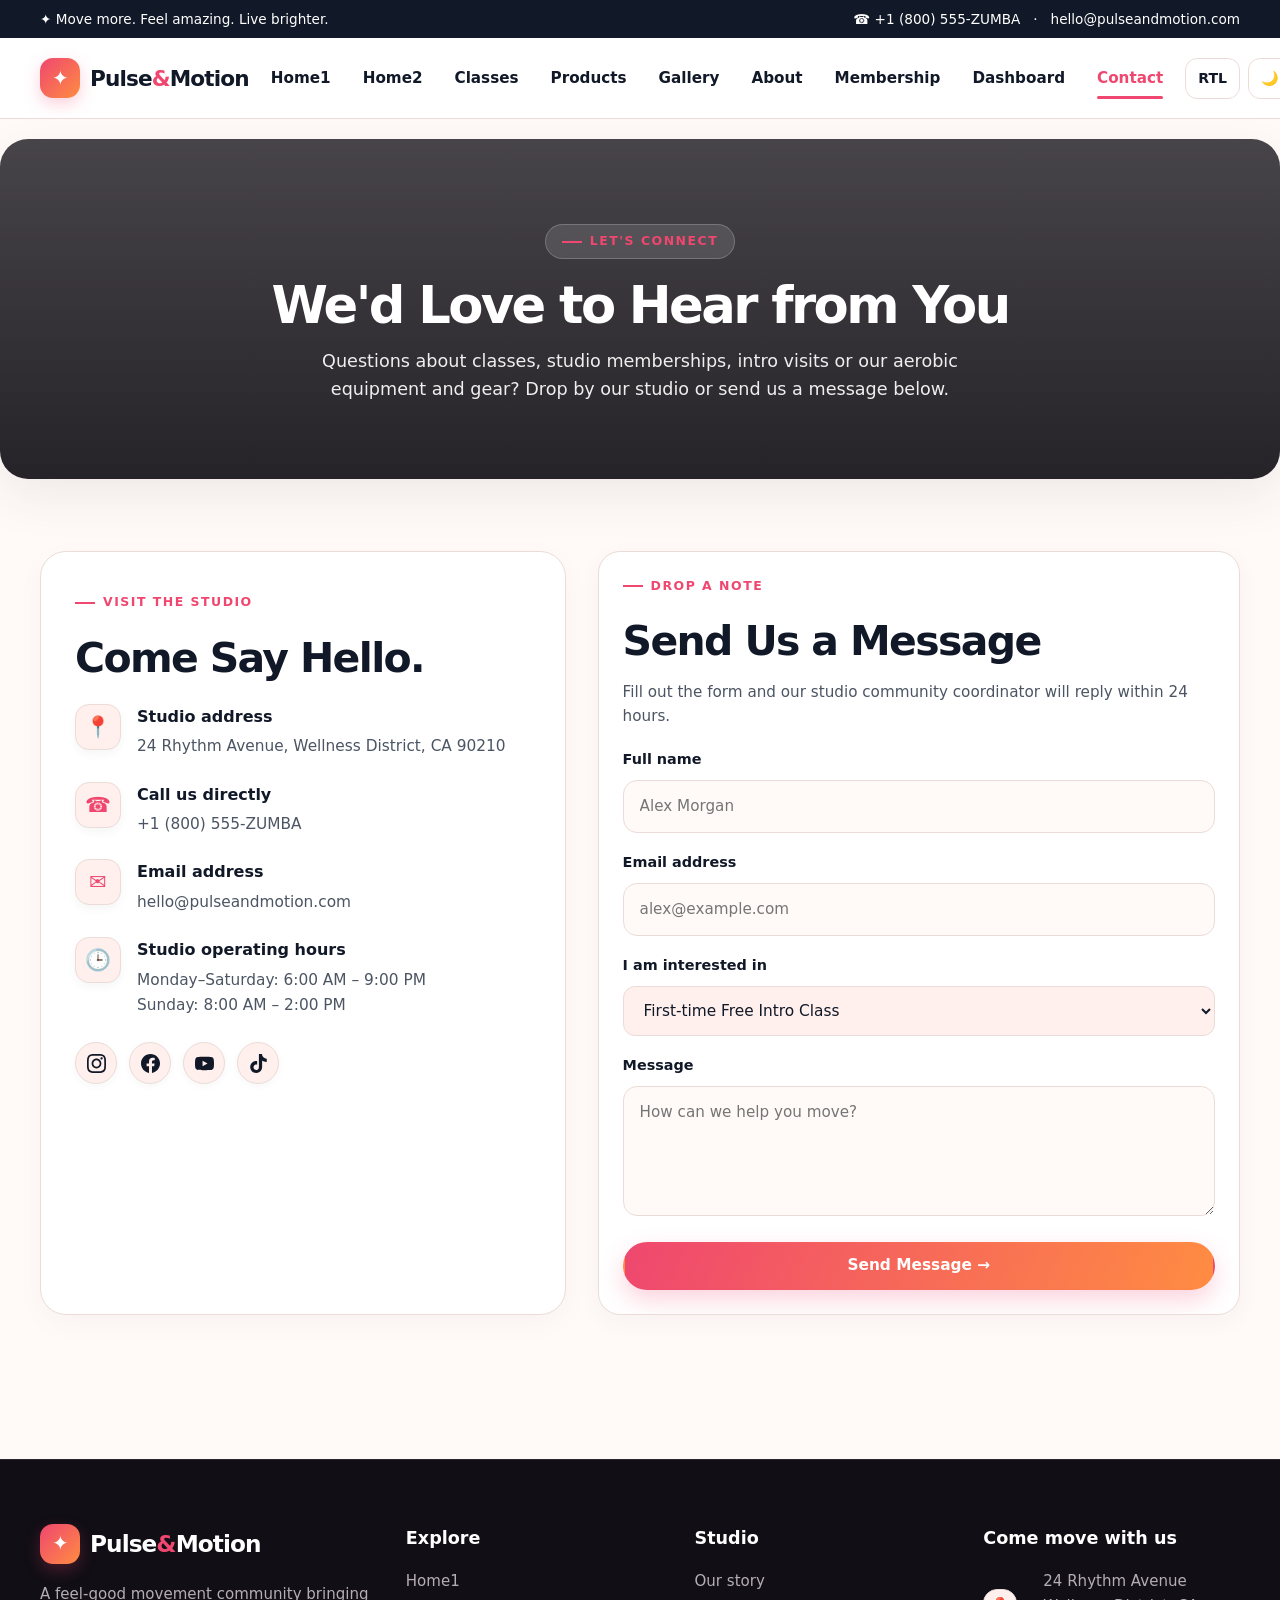
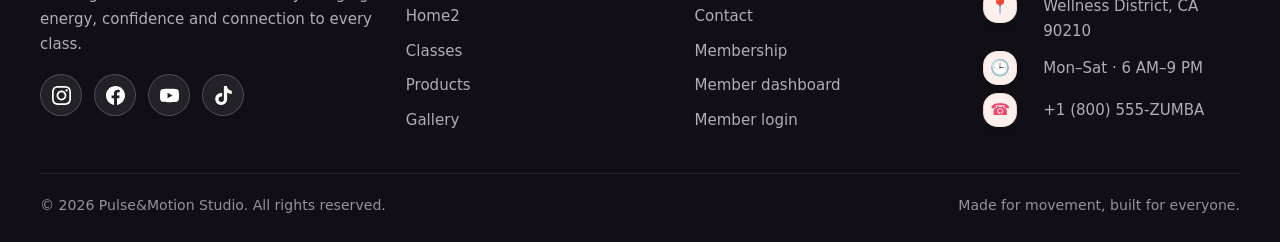
<file: contact.html>
<!doctype html>
<html lang="en" dir="ltr">
<head>
  <title>Contact Us | Pulse&amp;Motion - Zumba &amp; Aerobics Studio</title>
  <meta charset="UTF-8">
  <meta name="viewport" content="width=device-width, initial-scale=1.0">
  <meta name="theme-color" content="#ef476f">
  <link rel="icon" href="assets/images/favicon.svg" type="image/svg+xml">
  <link rel="stylesheet" href="assets/css/style.css">
  <script defer src="assets/js/main.js"></script>
</head>
<body>
  <!-- Topbar -->
  <div class="topbar">
    <div class="container">
      <span>✦ Move more. Feel amazing. Live brighter.</span>
      <span>☎ +1 (800) 555-ZUMBA &nbsp; · &nbsp; hello@pulseandmotion.com</span>
    </div>
  </div>

  <!-- Navbar -->
  <header class="navbar">
    <div class="container nav-inner">
      <a class="brand" href="index.html">
        <span class="brand-mark">✦</span>
        <span>Pulse<span><b>&amp;</b></span>Motion</span>
      </a>

      <!-- Navbar menu options centered -->
      <nav class="nav-links">
        <a href="index.html">Home1</a>
        <a href="home2.html">Home2</a>
        <a href="classes.html">Classes</a>
        <a href="products.html">Products</a>
        <a href="gallery.html">Gallery</a>
        <a href="about.html">About</a>
        <a href="membership.html">Membership</a>
        <a href="dashboard.html">Dashboard</a>
        <a href="contact.html" class="active">Contact</a>

        <!-- Inside Hamburger Menu for Mobile & Tab View (RTL, Theme, Sign In) -->
        <div class="nav-mobile-actions">
          <div class="nav-mobile-toggles">
            <button class="icon-btn" data-rtl-btn aria-label="Toggle right to left">RTL</button>
            <button class="icon-btn" data-theme-btn aria-label="Toggle theme">🌙</button>
          </div>
          <a class="btn btn-small btn-signin" href="login.html">Sign In</a>
        </div>
      </nav>

      <!-- Navbar actions: on Mobile and Tab view only hamburger button is visible; RTL, Theme and Sign In are kept inside hamburger -->
      <div class="nav-actions">
        <button class="icon-btn nav-desktop-action" data-rtl-btn aria-label="Toggle right to left">RTL</button>
        <button class="icon-btn nav-desktop-action" data-theme-btn aria-label="Toggle theme">🌙</button>
        <a class="btn btn-small btn-signin nav-desktop-action" href="login.html">Sign In</a>
        <button class="menu-btn" aria-label="Open menu">☰</button>
      </div>
    </div>
  </header>

  <main>
    <!-- Page Hero Section with Desktop Background Image & NO Breadcrumbs (Points 7 & 10) -->
    <section class="page-hero-bg" style="background-image: url('https://images.unsplash.com/photo-1517963879433-6ad2b056d712?auto=format&fit=crop&w=1600&q=85');">
      <div class="container page-hero-center">
        <span class="eyebrow">Let's Connect</span>
        <h1>We'd Love to Hear from You</h1>
        <p class="lead">Questions about classes, studio memberships, intro visits or our aerobic equipment and gear? Drop by our studio or send us a message below.</p>
      </div>
    </section>

    <!-- Contact & Message Section (Point 14: Contact badges high contrast in light/dark themes) -->
    <section class="section">
      <div class="container contact-grid">
        <!-- Contact Information Panel -->
        <div class="contact-panel">
          <span class="eyebrow">Visit the Studio</span>
          <h2>Come Say Hello.</h2>
          
          <div class="contact-item">
            <span class="contact-icon-badge">📍</span>
            <div>
              <b>Studio address</b>
              24 Rhythm Avenue, Wellness District, CA 90210
            </div>
          </div>
          
          <div class="contact-item">
            <span class="contact-icon-badge">☎</span>
            <div>
              <b>Call us directly</b>
              +1 (800) 555-ZUMBA
            </div>
          </div>
          
          <div class="contact-item">
            <span class="contact-icon-badge">✉</span>
            <div>
              <b>Email address</b>
              hello@pulseandmotion.com
            </div>
          </div>
          
          <div class="contact-item">
            <span class="contact-icon-badge">🕒</span>
            <div>
              <b>Studio operating hours</b>
              Monday–Saturday: 6:00 AM – 9:00 PM<br>Sunday: 8:00 AM – 2:00 PM
            </div>
          </div>

          <div class="socials" style="margin-top:24px">
            <a href="#" aria-label="Instagram">
              <svg width="18" height="18" viewBox="0 0 24 24" fill="currentColor"><path d="M12 2.163c3.204 0 3.584.012 4.85.07 3.252.148 4.771 1.691 4.919 4.919.058 1.265.069 1.645.069 4.849 0 3.205-.012 3.584-.069 4.849-.149 3.225-1.664 4.771-4.919 4.919-1.266.058-1.644.07-4.85.07-3.204 0-3.584-.012-4.849-.07-3.26-.149-4.771-1.699-4.919-4.92-.058-1.265-.07-1.644-.07-4.849 0-3.204.013-3.583.07-4.849.149-3.227 1.664-4.771 4.919-4.919 1.266-.057 1.645-.069 4.849-.069zm0-2.163c-3.259 0-3.667.014-4.947.072-4.358.2-6.78 2.618-6.98 6.98-.059 1.281-.073 1.689-.073 4.948 0 3.259.014 3.668.072 4.948.2 4.358 2.618 6.78 6.98 6.98 1.281.058 1.689.072 4.948.072 3.259 0 3.668-.014 4.948-.072 4.354-.2 6.782-2.618 6.979-6.98.059-1.28.073-1.689.073-4.948 0-3.259-.014-3.667-.072-4.947-.196-4.354-2.617-6.78-6.979-6.98-1.281-.059-1.69-.073-4.949-.073zm0 5.838c-3.403 0-6.162 2.759-6.162 6.162s2.759 6.163 6.162 6.163 6.162-2.759 6.162-6.163c0-3.403-2.759-6.162-6.162-6.162zm0 10.162c-2.209 0-4-1.79-4-4 0-2.209 1.791-4 4-4s4 1.791 4 4c0 2.21-1.791 4-4 4zm6.406-11.845c-.796 0-1.441.645-1.441 1.44s.645 1.44 1.441 1.44c.795 0 1.439-.645 1.439-1.44s-.644-1.44-1.439-1.44z"/></svg>
            </a>
            <a href="#" aria-label="Facebook">
              <svg width="18" height="18" viewBox="0 0 24 24" fill="currentColor"><path d="M24 12.073c0-6.627-5.373-12-12-12s-12 5.373-12 12c0 5.99 4.388 10.954 10.125 11.854v-8.385H7.078v-3.47h3.047V9.43c0-3.007 1.792-4.669 4.533-4.669 1.312 0 2.686.235 2.686.235v2.953H15.83c-1.491 0-1.956.925-1.956 1.874v2.25h3.328l-.532 3.47h-2.796v8.385C19.612 23.027 24 18.062 24 12.073z"/></svg>
            </a>
            <a href="#" aria-label="YouTube">
              <svg width="18" height="18" viewBox="0 0 24 24" fill="currentColor"><path d="M23.498 6.186a3.016 3.016 0 0 0-2.122-2.136C19.505 3.545 12 3.545 12 3.545s-7.505 0-9.377.505A3.017 3.017 0 0 0 .502 6.186C0 8.07 0 12 0 12s0 3.93.502 5.814a3.016 3.016 0 0 0 2.122 2.136c1.871.505 9.376.505 9.376.505s7.505 0 9.377-.505a3.015 3.015 0 0 0 2.122-2.136C24 15.93 24 12 24 12s0-3.93-.502-5.814zM9.545 15.568V8.432L15.818 12l-6.273 3.568z"/></svg>
            </a>
            <a href="#" aria-label="TikTok">
              <svg width="18" height="18" viewBox="0 0 24 24" fill="currentColor"><path d="M12.525.02c1.31-.02 2.61-.01 3.91-.02.08 1.53.63 3.09 1.75 4.17 1.12 1.11 2.7 1.62 4.24 1.79v4.03c-1.44-.05-2.89-.35-4.2-.97-.57-.26-1.1-.59-1.62-.93-.01 2.92.01 5.84-.02 8.75-.08 1.4-.54 2.79-1.35 3.94-1.31 1.92-3.58 3.17-5.91 3.21-1.43.08-2.86-.31-4.08-1.03-2.02-1.19-3.44-3.37-3.65-5.71-.02-.5-.03-1-.01-1.49.18-1.9 1.12-3.72 2.58-4.96 1.66-1.44 3.98-2.13 6.15-1.72.02 1.48-.04 2.96-.04 4.44-.99-.32-2.15-.23-3.02.37-.63.41-1.11 1.04-1.36 1.75-.21.51-.24 1.07-.14 1.61.24 1.64 1.82 3.02 3.5 2.87 1.12-.01 2.19-.66 2.77-1.61.19-.33.4-.67.41-1.06.1-1.79.06-3.57.07-5.36.01-4.03-.01-8.05.02-12.07z"/></svg>
            </a>
          </div>
        </div>

        <!-- Contact Form -->
        <div class="card card-body">
          <span class="eyebrow">Drop a Note</span>
          <h2>Send Us a Message</h2>
          <p style="margin-bottom:20px;color:var(--muted)">Fill out the form and our studio community coordinator will reply within 24 hours.</p>

          <form data-demo>
            <div class="field">
              <label for="contact-name">Full name</label>
              <input id="contact-name" type="text" placeholder="Alex Morgan" required>
            </div>

            <div class="field">
              <label for="contact-email">Email address</label>
              <input id="contact-email" type="email" placeholder="alex@example.com" required>
            </div>

            <div class="field">
              <label for="contact-interest">I am interested in</label>
              <select id="contact-interest" style="width:100%;padding:14px 16px;border-radius:12px;border:1px solid var(--line);background:var(--soft);color:var(--ink);font-size:0.96rem">
                <option>First-time Free Intro Class</option>
                <option>Unlimited Studio Membership</option>
                <option>Zumba &amp; Dance Fitness Classes</option>
                <option>Step Aerobics &amp; Cardio Conditioning</option>
                <option>Studio Gear &amp; Equipment Orders</option>
                <option>Private Group or Corporate Event</option>
              </select>
            </div>

            <div class="field">
              <label for="contact-msg">Message</label>
              <textarea id="contact-msg" rows="4" placeholder="How can we help you move?" required></textarea>
            </div>

            <button class="btn btn-block" type="submit">Send Message →</button>
            <div class="notice" data-notice hidden>Thank you for reaching out! Our team has received your message and will respond shortly.</div>
          </form>
        </div>
      </div>
    </section>
  </main>

  <!-- Footer (Points 4 & 6) -->
  <footer class="footer">
    <div class="container">
      <div class="footer-grid">
        <div>
          <a class="brand" href="index.html">
            <span class="brand-mark">✦</span>
            <span style="color:#ffffff">Pulse<span><b>&amp;</b></span>Motion</span>
          </a>
          <p style="margin-top:18px">A feel-good movement community bringing energy, confidence and connection to every class.</p>
          <div class="socials">
            <a href="#" aria-label="Instagram">
              <svg width="18" height="18" viewBox="0 0 24 24" fill="currentColor"><path d="M12 2.163c3.204 0 3.584.012 4.85.07 3.252.148 4.771 1.691 4.919 4.919.058 1.265.069 1.645.069 4.849 0 3.205-.012 3.584-.069 4.849-.149 3.225-1.664 4.771-4.919 4.919-1.266.058-1.644.07-4.85.07-3.204 0-3.584-.012-4.849-.07-3.26-.149-4.771-1.699-4.919-4.92-.058-1.265-.07-1.644-.07-4.849 0-3.204.013-3.583.07-4.849.149-3.227 1.664-4.771 4.919-4.919 1.266-.057 1.645-.069 4.849-.069zm0-2.163c-3.259 0-3.667.014-4.947.072-4.358.2-6.78 2.618-6.98 6.98-.059 1.281-.073 1.689-.073 4.948 0 3.259.014 3.668.072 4.948.2 4.358 2.618 6.78 6.98 6.98 1.281.058 1.689.072 4.948.072 3.259 0 3.668-.014 4.948-.072 4.354-.2 6.782-2.618 6.979-6.98.059-1.28.073-1.689.073-4.948 0-3.259-.014-3.667-.072-4.947-.196-4.354-2.617-6.78-6.979-6.98-1.281-.059-1.69-.073-4.949-.073zm0 5.838c-3.403 0-6.162 2.759-6.162 6.162s2.759 6.163 6.162 6.163 6.162-2.759 6.162-6.163c0-3.403-2.759-6.162-6.162-6.162zm0 10.162c-2.209 0-4-1.79-4-4 0-2.209 1.791-4 4-4s4 1.791 4 4c0 2.21-1.791 4-4 4zm6.406-11.845c-.796 0-1.441.645-1.441 1.44s.645 1.44 1.441 1.44c.795 0 1.439-.645 1.439-1.44s-.644-1.44-1.439-1.44z"/></svg>
            </a>
            <a href="#" aria-label="Facebook">
              <svg width="18" height="18" viewBox="0 0 24 24" fill="currentColor"><path d="M24 12.073c0-6.627-5.373-12-12-12s-12 5.373-12 12c0 5.99 4.388 10.954 10.125 11.854v-8.385H7.078v-3.47h3.047V9.43c0-3.007 1.792-4.669 4.533-4.669 1.312 0 2.686.235 2.686.235v2.953H15.83c-1.491 0-1.956.925-1.956 1.874v2.25h3.328l-.532 3.47h-2.796v8.385C19.612 23.027 24 18.062 24 12.073z"/></svg>
            </a>
            <a href="#" aria-label="YouTube">
              <svg width="18" height="18" viewBox="0 0 24 24" fill="currentColor"><path d="M23.498 6.186a3.016 3.016 0 0 0-2.122-2.136C19.505 3.545 12 3.545 12 3.545s-7.505 0-9.377.505A3.017 3.017 0 0 0 .502 6.186C0 8.07 0 12 0 12s0 3.93.502 5.814a3.016 3.016 0 0 0 2.122 2.136c1.871.505 9.376.505 9.376.505s7.505 0 9.377-.505a3.015 3.015 0 0 0 2.122-2.136C24 15.93 24 12 24 12s0-3.93-.502-5.814zM9.545 15.568V8.432L15.818 12l-6.273 3.568z"/></svg>
            </a>
            <a href="#" aria-label="TikTok">
              <svg width="18" height="18" viewBox="0 0 24 24" fill="currentColor"><path d="M12.525.02c1.31-.02 2.61-.01 3.91-.02.08 1.53.63 3.09 1.75 4.17 1.12 1.11 2.7 1.62 4.24 1.79v4.03c-1.44-.05-2.89-.35-4.2-.97-.57-.26-1.1-.59-1.62-.93-.01 2.92.01 5.84-.02 8.75-.08 1.4-.54 2.79-1.35 3.94-1.31 1.92-3.58 3.17-5.91 3.21-1.43.08-2.86-.31-4.08-1.03-2.02-1.19-3.44-3.37-3.65-5.71-.02-.5-.03-1-.01-1.49.18-1.9 1.12-3.72 2.58-4.96 1.66-1.44 3.98-2.13 6.15-1.72.02 1.48-.04 2.96-.04 4.44-.99-.32-2.15-.23-3.02.37-.63.41-1.11 1.04-1.36 1.75-.21.51-.24 1.07-.14 1.61.24 1.64 1.82 3.02 3.5 2.87 1.12-.01 2.19-.66 2.77-1.61.19-.33.4-.67.41-1.06.1-1.79.06-3.57.07-5.36.01-4.03-.01-8.05.02-12.07z"/></svg>
            </a>
          </div>
        </div>
        <div>
          <h4>Explore</h4>
          <div class="footer-links">
            <a href="index.html">Home1</a>
            <a href="home2.html">Home2</a>
            <a href="classes.html">Classes</a>
            <a href="products.html">Products</a>
            <a href="gallery.html">Gallery</a>
          </div>
        </div>
        <div>
          <h4>Studio</h4>
          <div class="footer-links">
            <a href="about.html">Our story</a>
            <a href="contact.html">Contact</a>
            <a href="membership.html">Membership</a>
            <a href="dashboard.html">Member dashboard</a>
            <a href="login.html">Member login</a>
          </div>
        </div>
        <!-- Point 4: Icons for Come move with us -->
        <div>
          <h4>Come move with us</h4>
          <p class="contact-item" style="margin:8px 0;align-items:center">
            <span class="contact-icon-badge" style="width:34px;height:34px;font-size:1rem;margin-right:10px">📍</span>
            <span>24 Rhythm Avenue<br>Wellness District, CA 90210</span>
          </p>
          <p class="contact-item" style="margin:8px 0;align-items:center">
            <span class="contact-icon-badge" style="width:34px;height:34px;font-size:1rem;margin-right:10px">🕒</span>
            <span>Mon–Sat · 6 AM–9 PM</span>
          </p>
          <p class="contact-item" style="margin:8px 0;align-items:center">
            <span class="contact-icon-badge" style="width:34px;height:34px;font-size:1rem;margin-right:10px">☎</span>
            <span>+1 (800) 555-ZUMBA</span>
          </p>
        </div>
      </div>
      <div class="copyright">
        <span>© 2026 Pulse&amp;Motion Studio. All rights reserved.</span>
        <span>Made for movement, built for everyone.</span>
      </div>
    </div>
  </footer>

  <!-- Back to top button (Point 5) -->
  <button class="back-to-top" aria-label="Back to top">↑</button>
</body>
</html>
</file>
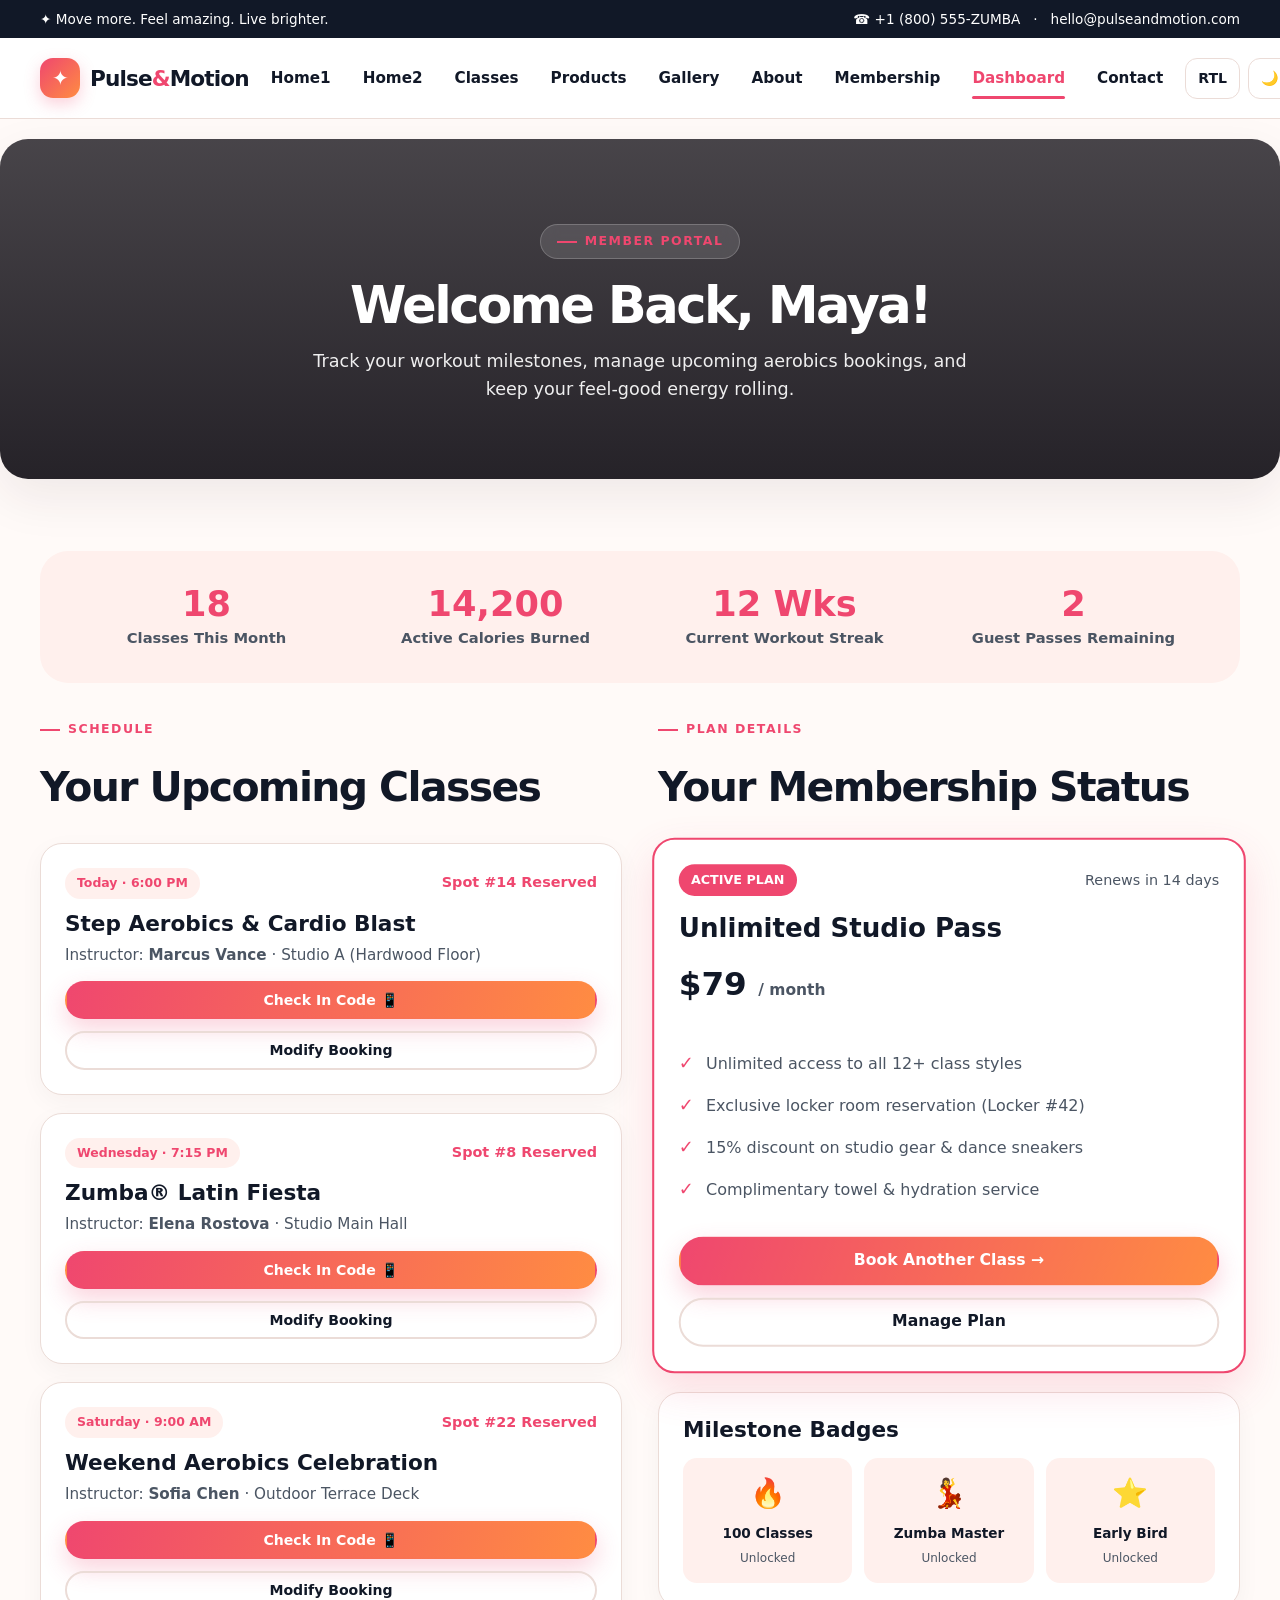
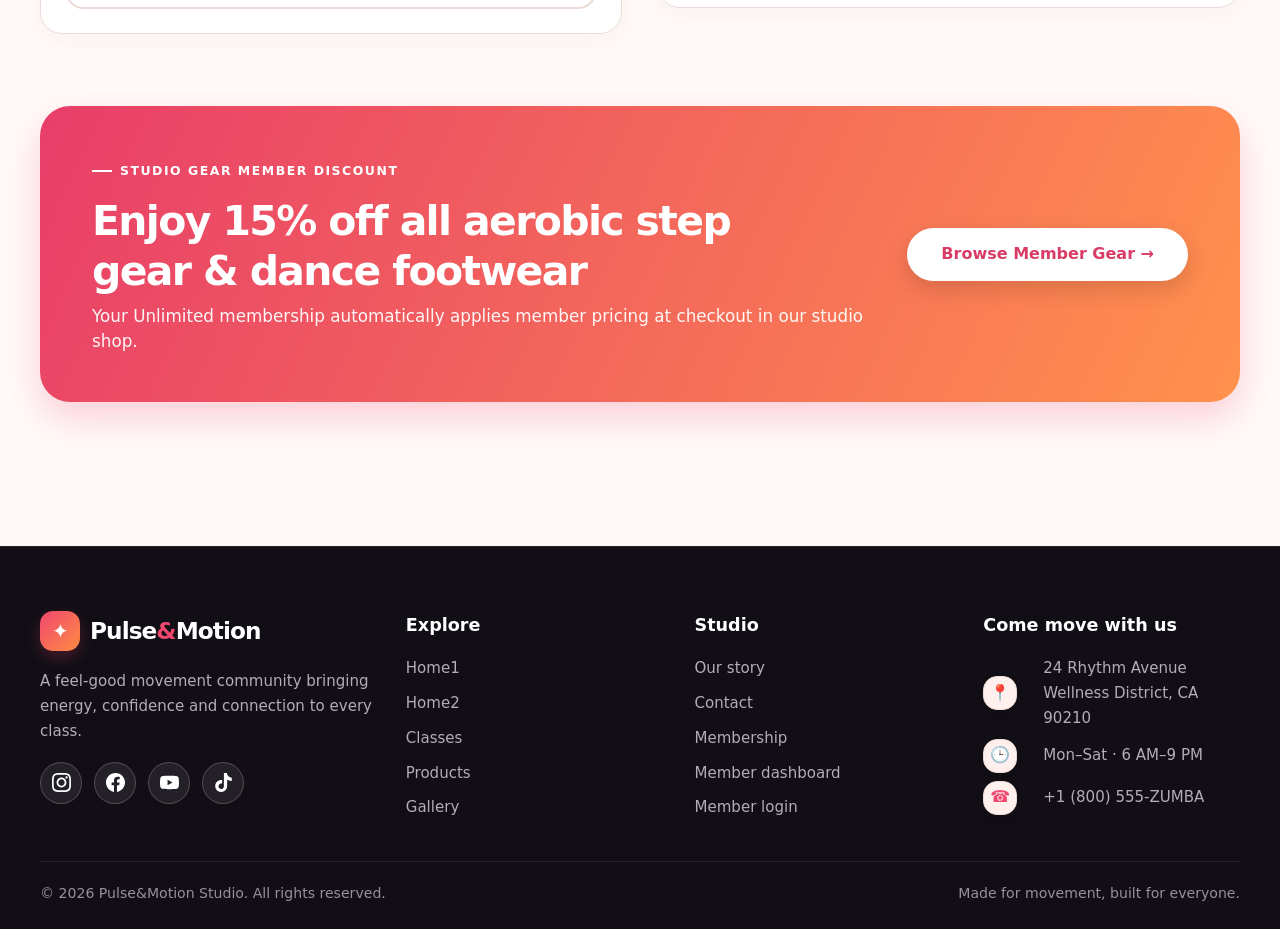
<file: dashboard.html>
﻿<!doctype html>
<html lang="en" dir="ltr">
<head>
  <title>Member Dashboard | Pulse&amp;Motion</title>
  <meta charset="UTF-8">
  <meta name="viewport" content="width=device-width, initial-scale=1.0">
  <meta name="theme-color" content="#ef476f">
  <link rel="icon" href="assets/images/favicon.svg" type="image/svg+xml">
  <link rel="stylesheet" href="assets/css/style.css">
  <script defer src="assets/js/main.js"></script>
</head>
<body>
  <!-- Topbar -->
  <div class="topbar">
    <div class="container">
      <span>✦ Move more. Feel amazing. Live brighter.</span>
      <span>☎ +1 (800) 555-ZUMBA &nbsp; · &nbsp; hello@pulseandmotion.com</span>
    </div>
  </div>

  <!-- Navbar -->
  <header class="navbar">
    <div class="container nav-inner">
      <a class="brand" href="index.html">
        <span class="brand-mark">✦</span>
        <span>Pulse<span><b>&amp;</b></span>Motion</span>
      </a>

      <!-- Navbar menu options centered -->
      <nav class="nav-links">
        <a href="index.html">Home1</a>
        <a href="home2.html">Home2</a>
        <a href="classes.html">Classes</a>
        <a href="products.html">Products</a>
        <a href="gallery.html">Gallery</a>
        <a href="about.html">About</a>
        <a href="membership.html">Membership</a>
        <a href="dashboard.html" class="active">Dashboard</a>
        <a href="contact.html">Contact</a>

        <!-- Inside Hamburger Menu for Mobile & Tab View (RTL, Theme, Sign Out) -->
        <div class="nav-mobile-actions">
          <div class="nav-mobile-toggles">
            <button class="icon-btn" data-rtl-btn aria-label="Toggle right to left">RTL</button>
            <button class="icon-btn" data-theme-btn aria-label="Toggle theme">🌙</button>
          </div>
          <a class="btn btn-small btn-signin" href="login.html">Sign Out</a>
        </div>
      </nav>

      <!-- Navbar actions: on Mobile and Tab view only hamburger button is visible; RTL, Theme and Sign In are kept inside hamburger -->
      <div class="nav-actions">
        <button class="icon-btn nav-desktop-action" data-rtl-btn aria-label="Toggle right to left">RTL</button>
        <button class="icon-btn nav-desktop-action" data-theme-btn aria-label="Toggle theme">🌙</button>
        <a class="btn btn-small btn-signin nav-desktop-action" href="login.html">Sign Out</a>
        <button class="menu-btn" aria-label="Open menu">☰</button>
      </div>
    </div>
  </header>

  <main>
    <!-- Page Hero Section with Desktop Background Image -->
    <section class="page-hero-bg" style="background-image: url('https://images.unsplash.com/photo-1574680096145-d05b474e2155?auto=format&fit=crop&w=1600&q=85');">
      <div class="container page-hero-center">
        <span class="eyebrow">Member Portal</span>
        <h1>Welcome Back, Maya!</h1>
        <p class="lead">Track your workout milestones, manage upcoming aerobics bookings, and keep your feel-good energy rolling.</p>
      </div>
    </section>

    <!-- Dashboard Metrics & Summary -->
    <section class="section">
      <div class="container">
        <div class="stats" style="margin-bottom:36px">
          <div class="stat">
            <strong>18</strong>
            <span>Classes This Month</span>
          </div>
          <div class="stat">
            <strong>14,200</strong>
            <span>Active Calories Burned</span>
          </div>
          <div class="stat">
            <strong>12 Wks</strong>
            <span>Current Workout Streak</span>
          </div>
          <div class="stat">
            <strong>2</strong>
            <span>Guest Passes Remaining</span>
          </div>
        </div>

        <div class="split" style="align-items:start;gap:36px">
          <!-- Left Column: Upcoming Classes & Bookings -->
          <div>
            <div class="section-head" style="align-items:start;text-align:left;margin-bottom:24px">
              <span class="eyebrow">Schedule</span>
              <h2>Your Upcoming Classes</h2>
            </div>

            <!-- Booking 1 -->
            <div class="card card-body" style="margin-bottom:18px">
              <div style="display:flex;justify-content:space-between;align-items:center;flex-wrap:wrap;gap:12px;margin-bottom:12px">
                <span class="pill" style="margin-bottom:0">Today · 6:00 PM</span>
                <span style="color:var(--brand);font-weight:750;font-size:0.9rem">Spot #14 Reserved</span>
              </div>
              <h3 style="margin-bottom:6px">Step Aerobics &amp; Cardio Blast</h3>
              <p style="margin-bottom:14px">Instructor: <b>Marcus Vance</b> · Studio A (Hardwood Floor)</p>
              <div style="display:flex;gap:12px;flex-wrap:wrap">
                <button class="btn btn-small" type="button">Check In Code 📱</button>
                <button class="btn btn-outline btn-small" type="button">Modify Booking</button>
              </div>
            </div>

            <!-- Booking 2 -->
            <div class="card card-body" style="margin-bottom:18px">
              <div style="display:flex;justify-content:space-between;align-items:center;flex-wrap:wrap;gap:12px;margin-bottom:12px">
                <span class="pill" style="margin-bottom:0">Wednesday · 7:15 PM</span>
                <span style="color:var(--brand);font-weight:750;font-size:0.9rem">Spot #8 Reserved</span>
              </div>
              <h3 style="margin-bottom:6px">Zumba® Latin Fiesta</h3>
              <p style="margin-bottom:14px">Instructor: <b>Elena Rostova</b> · Studio Main Hall</p>
              <div style="display:flex;gap:12px;flex-wrap:wrap">
                <button class="btn btn-small" type="button">Check In Code 📱</button>
                <button class="btn btn-outline btn-small" type="button">Modify Booking</button>
              </div>
            </div>

            <!-- Booking 3 -->
            <div class="card card-body">
              <div style="display:flex;justify-content:space-between;align-items:center;flex-wrap:wrap;gap:12px;margin-bottom:12px">
                <span class="pill" style="margin-bottom:0">Saturday · 9:00 AM</span>
                <span style="color:var(--brand);font-weight:750;font-size:0.9rem">Spot #22 Reserved</span>
              </div>
              <h3 style="margin-bottom:6px">Weekend Aerobics Celebration</h3>
              <p style="margin-bottom:14px">Instructor: <b>Sofia Chen</b> · Outdoor Terrace Deck</p>
              <div style="display:flex;gap:12px;flex-wrap:wrap">
                <button class="btn btn-small" type="button">Check In Code 📱</button>
                <button class="btn btn-outline btn-small" type="button">Modify Booking</button>
              </div>
            </div>
          </div>

          <!-- Right Column: Membership Card & Perks -->
          <div>
            <div class="section-head" style="align-items:start;text-align:left;margin-bottom:24px">
              <span class="eyebrow">Plan Details</span>
              <h2>Your Membership Status</h2>
            </div>

            <div class="card card-body card-featured" style="margin-bottom:24px">
              <div style="display:flex;justify-content:space-between;align-items:center;margin-bottom:16px">
                <span class="pill" style="background:var(--brand);color:#fff;margin-bottom:0">ACTIVE PLAN</span>
                <span style="color:var(--muted);font-size:0.88rem">Renews in 14 days</span>
              </div>
              <h3 style="font-size:1.6rem;margin-bottom:4px">Unlimited Studio Pass</h3>
              <div class="price" style="font-size:2rem;margin-bottom:14px">$79 <small>/ month</small></div>
              <ul class="check-list" style="margin:12px 0 20px">
                <li>Unlimited access to all 12+ class styles</li>
                <li>Exclusive locker room reservation (Locker #42)</li>
                <li>15% discount on studio gear &amp; dance sneakers</li>
                <li>Complimentary towel &amp; hydration service</li>
              </ul>
              <div style="display:flex;gap:12px;flex-wrap:wrap">
                <a class="btn" href="classes.html">Book Another Class →</a>
                <a class="btn btn-outline" href="membership.html">Manage Plan</a>
              </div>
            </div>

            <!-- Achievement Badges Card -->
            <div class="card card-body">
              <h3 style="margin-bottom:14px">Milestone Badges</h3>
              <div style="display:grid;grid-template-columns:repeat(3, 1fr);gap:12px;text-align:center">
                <div style="padding:12px;background:var(--soft);border-radius:14px">
                  <div style="font-size:1.8rem;margin-bottom:4px">🔥</div>
                  <strong style="font-size:0.85rem;display:block">100 Classes</strong>
                  <span style="font-size:0.75rem;color:var(--muted)">Unlocked</span>
                </div>
                <div style="padding:12px;background:var(--soft);border-radius:14px">
                  <div style="font-size:1.8rem;margin-bottom:4px">💃</div>
                  <strong style="font-size:0.85rem;display:block">Zumba Master</strong>
                  <span style="font-size:0.75rem;color:var(--muted)">Unlocked</span>
                </div>
                <div style="padding:12px;background:var(--soft);border-radius:14px">
                  <div style="font-size:1.8rem;margin-bottom:4px">⭐</div>
                  <strong style="font-size:0.85rem;display:block">Early Bird</strong>
                  <span style="font-size:0.75rem;color:var(--muted)">Unlocked</span>
                </div>
              </div>
            </div>
          </div>
        </div>
      </div>
    </section>

    <!-- Quick Gear Shop Reorder -->
    <section class="section" style="padding-top:0">
      <div class="container">
        <div class="cta">
          <div class="cta-content">
            <span class="eyebrow">Studio Gear Member Discount</span>
            <h2>Enjoy 15% off all aerobic step gear &amp; dance footwear</h2>
            <p>Your Unlimited membership automatically applies member pricing at checkout in our studio shop.</p>
          </div>
          <div class="cta-actions">
            <a class="btn" href="products.html">Browse Member Gear →</a>
          </div>
        </div>
      </div>
    </section>
  </main>

  <!-- Footer -->
  <footer class="footer">
    <div class="container">
      <div class="footer-grid">
        <div>
          <a class="brand" href="index.html">
            <span class="brand-mark">✦</span>
            <span style="color:#ffffff">Pulse<span><b>&amp;</b></span>Motion</span>
          </a>
          <p style="margin-top:18px">A feel-good movement community bringing energy, confidence and connection to every class.</p>
          <div class="socials">
            <a href="#" aria-label="Instagram">
              <svg width="18" height="18" viewBox="0 0 24 24" fill="currentColor"><path d="M12 2.163c3.204 0 3.584.012 4.85.07 3.252.148 4.771 1.691 4.919 4.919.058 1.265.069 1.645.069 4.849 0 3.205-.012 3.584-.069 4.849-.149 3.225-1.664 4.771-4.919 4.919-1.266.058-1.644.07-4.85.07-3.204 0-3.584-.012-4.849-.07-3.26-.149-4.771-1.699-4.919-4.92-.058-1.265-.07-1.644-.07-4.849 0-3.204.013-3.583.07-4.849.149-3.227 1.664-4.771 4.919-4.919 1.266-.057 1.645-.069 4.849-.069zm0-2.163c-3.259 0-3.667.014-4.947.072-4.358.2-6.78 2.618-6.98 6.98-.059 1.281-.073 1.689-.073 4.948 0 3.259.014 3.668.072 4.948.2 4.358 2.618 6.78 6.98 6.98 1.281.058 1.689.072 4.948.072 3.259 0 3.668-.014 4.948-.072 4.354-.2 6.782-2.618 6.979-6.98.059-1.28.073-1.689.073-4.948 0-3.259-.014-3.667-.072-4.947-.196-4.354-2.617-6.78-6.979-6.98-1.281-.059-1.69-.073-4.949-.073zm0 5.838c-3.403 0-6.162 2.759-6.162 6.162s2.759 6.163 6.162 6.163 6.162-2.759 6.162-6.163c0-3.403-2.759-6.162-6.162-6.162zm0 10.162c-2.209 0-4-1.79-4-4 0-2.209 1.791-4 4-4s4 1.791 4 4c0 2.21-1.791 4-4 4zm6.406-11.845c-.796 0-1.441.645-1.441 1.44s.645 1.44 1.441 1.44c.795 0 1.439-.645 1.439-1.44s-.644-1.44-1.439-1.44z"/></svg>
            </a>
            <a href="#" aria-label="Facebook">
              <svg width="18" height="18" viewBox="0 0 24 24" fill="currentColor"><path d="M24 12.073c0-6.627-5.373-12-12-12s-12 5.373-12 12c0 5.99 4.388 10.954 10.125 11.854v-8.385H7.078v-3.47h3.047V9.43c0-3.007 1.792-4.669 4.533-4.669 1.312 0 2.686.235 2.686.235v2.953H15.83c-1.491 0-1.956.925-1.956 1.874v2.25h3.328l-.532 3.47h-2.796v8.385C19.612 23.027 24 18.062 24 12.073z"/></svg>
            </a>
            <a href="#" aria-label="YouTube">
              <svg width="18" height="18" viewBox="0 0 24 24" fill="currentColor"><path d="M23.498 6.186a3.016 3.016 0 0 0-2.122-2.136C19.505 3.545 12 3.545 12 3.545s-7.505 0-9.377.505A3.017 3.017 0 0 0 .502 6.186C0 8.07 0 12 0 12s0 3.93.502 5.814a3.016 3.016 0 0 0 2.122 2.136c1.871.505 9.376.505 9.376.505s7.505 0 9.377-.505a3.015 3.015 0 0 0 2.122-2.136C24 15.93 24 12 24 12s0-3.93-.502-5.814zM9.545 15.568V8.432L15.818 12l-6.273 3.568z"/></svg>
            </a>
            <a href="#" aria-label="TikTok">
              <svg width="18" height="18" viewBox="0 0 24 24" fill="currentColor"><path d="M12.525.02c1.31-.02 2.61-.01 3.91-.02.08 1.53.63 3.09 1.75 4.17 1.12 1.11 2.7 1.62 4.24 1.79v4.03c-1.44-.05-2.89-.35-4.2-.97-.57-.26-1.1-.59-1.62-.93-.01 2.92.01 5.84-.02 8.75-.08 1.4-.54 2.79-1.35 3.94-1.31 1.92-3.58 3.17-5.91 3.21-1.43.08-2.86-.31-4.08-1.03-2.02-1.19-3.44-3.37-3.65-5.71-.02-.5-.03-1-.01-1.49.18-1.9 1.12-3.72 2.58-4.96 1.66-1.44 3.98-2.13 6.15-1.72.02 1.48-.04 2.96-.04 4.44-.99-.32-2.15-.23-3.02.37-.63.41-1.11 1.04-1.36 1.75-.21.51-.24 1.07-.14 1.61.24 1.64 1.82 3.02 3.5 2.87 1.12-.01 2.19-.66 2.77-1.61.19-.33.4-.67.41-1.06.1-1.79.06-3.57.07-5.36.01-4.03-.01-8.05.02-12.07z"/></svg>
            </a>
          </div>
        </div>
        <div>
          <h4>Explore</h4>
          <div class="footer-links">
            <a href="index.html">Home1</a>
            <a href="home2.html">Home2</a>
            <a href="classes.html">Classes</a>
            <a href="products.html">Products</a>
            <a href="gallery.html">Gallery</a>
          </div>
        </div>
        <div>
          <h4>Studio</h4>
          <div class="footer-links">
            <a href="about.html">Our story</a>
            <a href="contact.html">Contact</a>
            <a href="membership.html">Membership</a>
            <a href="dashboard.html">Member dashboard</a>
            <a href="login.html">Member login</a>
          </div>
        </div>
        <div>
          <h4>Come move with us</h4>
          <p class="contact-item" style="margin:8px 0;align-items:center">
            <span class="contact-icon-badge" style="width:34px;height:34px;font-size:1rem;margin-right:10px">📍</span>
            <span>24 Rhythm Avenue<br>Wellness District, CA 90210</span>
          </p>
          <p class="contact-item" style="margin:8px 0;align-items:center">
            <span class="contact-icon-badge" style="width:34px;height:34px;font-size:1rem;margin-right:10px">🕒</span>
            <span>Mon–Sat · 6 AM–9 PM</span>
          </p>
          <p class="contact-item" style="margin:8px 0;align-items:center">
            <span class="contact-icon-badge" style="width:34px;height:34px;font-size:1rem;margin-right:10px">☎</span>
            <span>+1 (800) 555-ZUMBA</span>
          </p>
        </div>
      </div>
      <div class="copyright">
        <span>© 2026 Pulse&amp;Motion Studio. All rights reserved.</span>
        <span>Made for movement, built for everyone.</span>
      </div>
    </div>
  </footer>

  <!-- Back to top button (Point 5) -->
  <button class="back-to-top" aria-label="Back to top">↑</button>
</body>
</html>
</file>
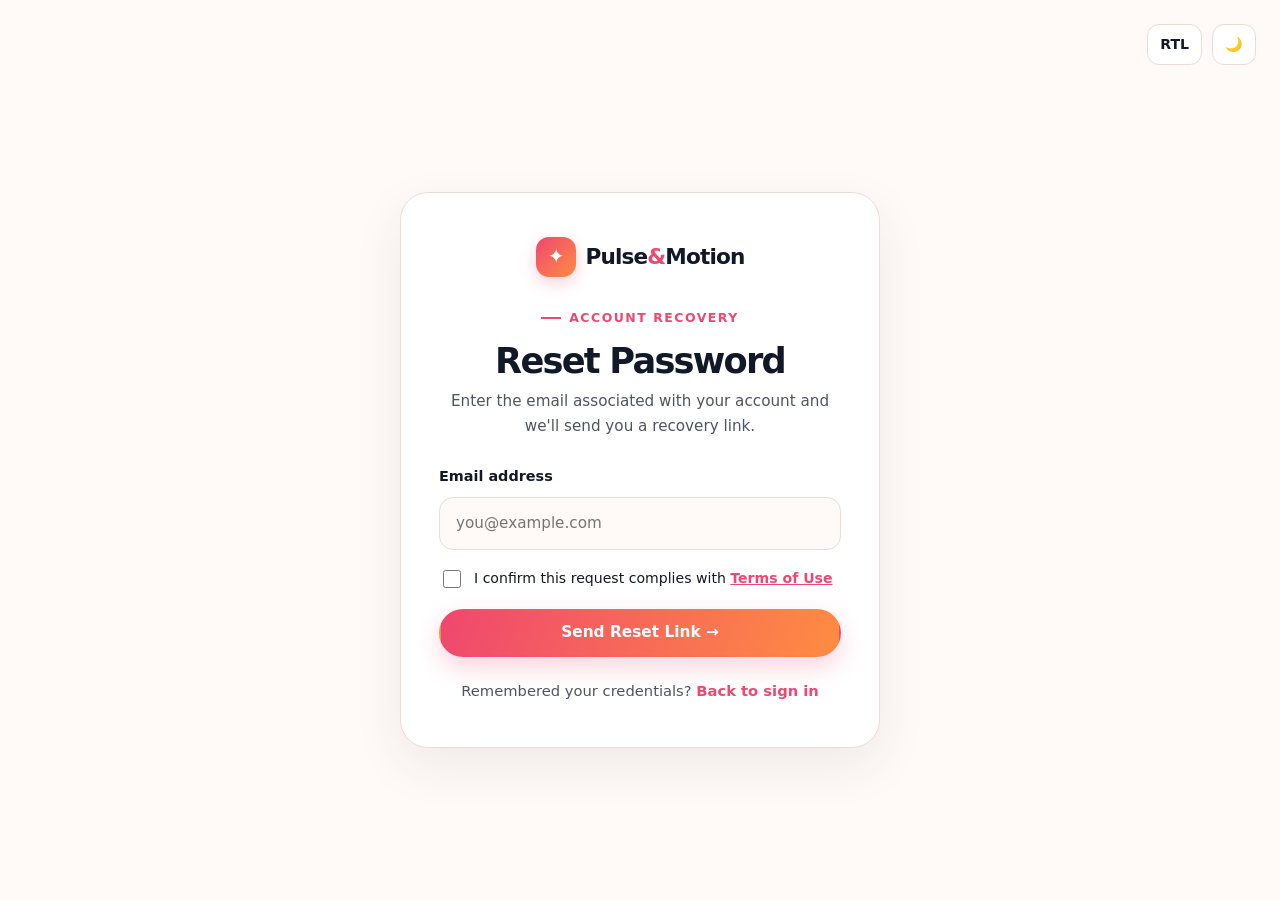
<file: forgot.html>
<!doctype html>
<html lang="en" dir="ltr">
<head>
  <title>Reset Password | Pulse&amp;Motion</title>
  <meta charset="UTF-8">
  <meta name="viewport" content="width=device-width, initial-scale=1.0">
  <meta name="theme-color" content="#ef476f">
  <link rel="icon" href="assets/images/favicon.svg" type="image/svg+xml">
  <link rel="stylesheet" href="assets/css/style.css">
  <script defer src="assets/js/main.js"></script>
</head>
<body class="auth-body">
  <!-- Point 20: RTL and Theme buttons OUTSIDE the card at top right corner -->
  <div class="auth-top-actions">
    <button class="icon-btn" data-rtl-btn aria-label="Toggle right to left">RTL</button>
    <button class="icon-btn" data-theme-btn aria-label="Toggle theme">🌙</button>
  </div>

  <main class="auth-page">
    <!-- Centered Authentication Card (No images) -->
    <div class="auth-card">
      <!-- Brandname inside the card, aligned to center -->
      <div class="auth-brand-center">
        <a class="brand" href="index.html">
          <span class="brand-mark">✦</span>
          <span>Pulse<span><b>&amp;</b></span>Motion</span>
        </a>
      </div>

      <div class="auth-header">
        <span class="eyebrow">Account Recovery</span>
        <h1>Reset Password</h1>
        <p class="auth-sub">Enter the email associated with your account and we'll send you a recovery link.</p>
      </div>

      <form data-demo>
        <div class="field">
          <label for="recovery-email">Email address</label>
          <input id="recovery-email" type="email" placeholder="you@example.com" required autocomplete="email">
        </div>

        <!-- Terms and conditions confirmation checkbox -->
        <div class="auth-terms">
          <input type="checkbox" id="forgot-terms" name="terms" required>
          <label for="forgot-terms">I confirm this request complies with <a href="#">Terms of Use</a></label>
        </div>

        <button class="btn btn-block" type="submit">Send Reset Link →</button>
        <div class="notice" data-notice hidden>Password reset link generated (demo interaction). Check your inbox.</div>
      </form>

      <div class="auth-foot">
        Remembered your credentials? <a href="login.html">Back to sign in</a>
      </div>
      <!-- Point 17: "Back to website" link REMOVED -->
    </div>
  </main>
</body>
</html>
</file>
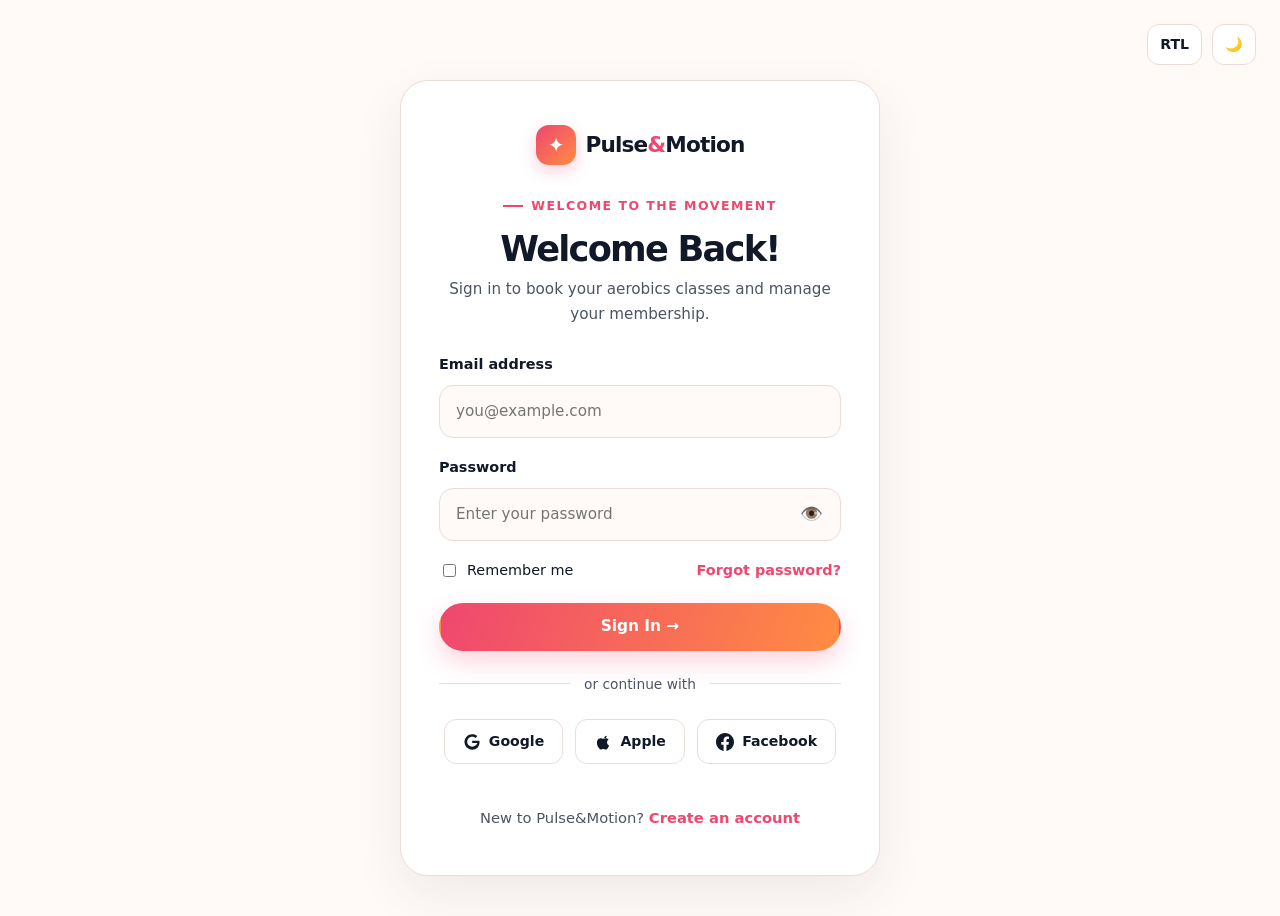
<file: login.html>
<!doctype html>
<html lang="en" dir="ltr">
<head>
  <title>Sign In | Pulse&amp;Motion</title>
  <meta charset="UTF-8">
  <meta name="viewport" content="width=device-width, initial-scale=1.0">
  <meta name="theme-color" content="#ef476f">
  <link rel="icon" href="assets/images/favicon.svg" type="image/svg+xml">
  <link rel="stylesheet" href="assets/css/style.css">
  <script defer src="assets/js/main.js"></script>
</head>
<body class="auth-body">
  <!-- Point 20: RTL and Theme buttons OUTSIDE the card at top right corner -->
  <div class="auth-top-actions">
    <button class="icon-btn" data-rtl-btn aria-label="Toggle right to left">RTL</button>
    <button class="icon-btn" data-theme-btn aria-label="Toggle theme">🌙</button>
  </div>

  <main class="auth-page">
    <!-- Centered Authentication Card (No images) -->
    <div class="auth-card">
      <!-- Brandname inside the card, aligned to center -->
      <div class="auth-brand-center">
        <a class="brand" href="index.html">
          <span class="brand-mark">✦</span>
          <span>Pulse<span><b>&amp;</b></span>Motion</span>
        </a>
      </div>

      <div class="auth-header">
        <span class="eyebrow">Welcome to the Movement</span>
        <h1>Welcome Back!</h1>
        <p class="auth-sub">Sign in to book your aerobics classes and manage your membership.</p>
      </div>

      <form data-demo>
        <div class="field">
          <label for="email-address">Email address</label>
          <input id="email-address" type="email" placeholder="you@example.com" required autocomplete="email">
        </div>

        <!-- Point 16: Add eye icon in password field -->
        <div class="field">
          <label for="password">Password</label>
          <div class="field-password-wrap">
            <input id="password" type="password" placeholder="Enter your password" required autocomplete="current-password">
            <button type="button" class="eye-toggle-btn" aria-label="Toggle password visibility">👁️</button>
          </div>
        </div>

        <!-- Point 16: Only 1 checkbox on login (Remember me); 2nd Terms checkbox REMOVED -->
        <div class="auth-links">
          <label>
            <input type="checkbox" id="remember-me">
            <span>Remember me</span>
          </label>
          <a href="forgot.html">Forgot password?</a>
        </div>

        <button class="btn btn-block" type="submit">Sign In →</button>
        <div class="notice" data-notice hidden>Demo mode: Backend authentication will connect to your account server.</div>
      </form>

      <div class="auth-divider">or continue with</div>

      <!-- Social Media Icons properly aligned to center with NO repetition -->
      <div class="social-login-centered">
        <a href="#" class="social-login-btn" aria-label="Continue with Google">
          <svg width="18" height="18" viewBox="0 0 24 24" fill="currentColor">
            <path d="M12.24 10.285V13.4h6.887C18.2 16.27 15.65 18.2 12.24 18.2c-3.64 0-6.6-2.96-6.6-6.6s2.96-6.6 6.6-6.6c1.68 0 3.2.62 4.38 1.64l2.4-2.4C17.44 2.66 14.98 1.8 12.24 1.8 6.6 1.8 2 6.4 2 12s4.6 10.2 10.24 10.2c5.9 0 9.8-4.15 9.8-9.98 0-.67-.07-1.32-.2-1.935H12.24z" />
          </svg>
          <span>Google</span>
        </a>
        <a href="#" class="social-login-btn" aria-label="Continue with Apple">
          <svg width="18" height="18" viewBox="0 0 24 24" fill="currentColor">
            <path d="M18.71 19.5c-.83 1.24-1.71 2.45-3.05 2.47-1.34.03-1.77-.79-3.29-.79-1.53 0-2 .77-3.27.82-1.31.05-2.3-1.32-3.14-2.53C4.25 17 2.94 12.45 4.7 9.39c.87-1.52 2.43-2.48 4.12-2.51 1.28-.02 2.5.87 3.29.87.78 0 2.26-1.07 3.81-.91.65.03 2.47.26 3.64 1.98-.09.06-2.17 1.28-2.15 3.81.03 3.02 2.65 4.03 2.68 4.04-.03.07-.42 1.44-1.38 2.83M15.97 6.38c.62-.75 1.04-1.8 0.93-2.85-.9.04-1.99.6-2.63 1.35-.56.65-.96 1.7-0.83 2.73 1 .08 2.02-.48 2.53-1.23z" />
          </svg>
          <span>Apple</span>
        </a>
        <a href="#" class="social-login-btn" aria-label="Continue with Facebook">
          <svg width="18" height="18" viewBox="0 0 24 24" fill="currentColor">
            <path d="M24 12.073c0-6.627-5.373-12-12-12s-12 5.373-12 12c0 5.99 4.388 10.954 10.125 11.854v-8.385H7.078v-3.47h3.047V9.43c0-3.007 1.792-4.669 4.533-4.669 1.312 0 2.686.235 2.686.235v2.953H15.83c-1.491 0-1.956.925-1.956 1.874v2.25h3.328l-.532 3.47h-2.796v8.385C19.612 23.027 24 18.062 24 12.073z" />
          </svg>
          <span>Facebook</span>
        </a>
      </div>

      <div class="auth-foot">
        New to Pulse&amp;Motion? <a href="register.html">Create an account</a>
      </div>
      <!-- Point 17: "Back to website" link REMOVED -->
    </div>
  </main>
</body>
</html>
</file>
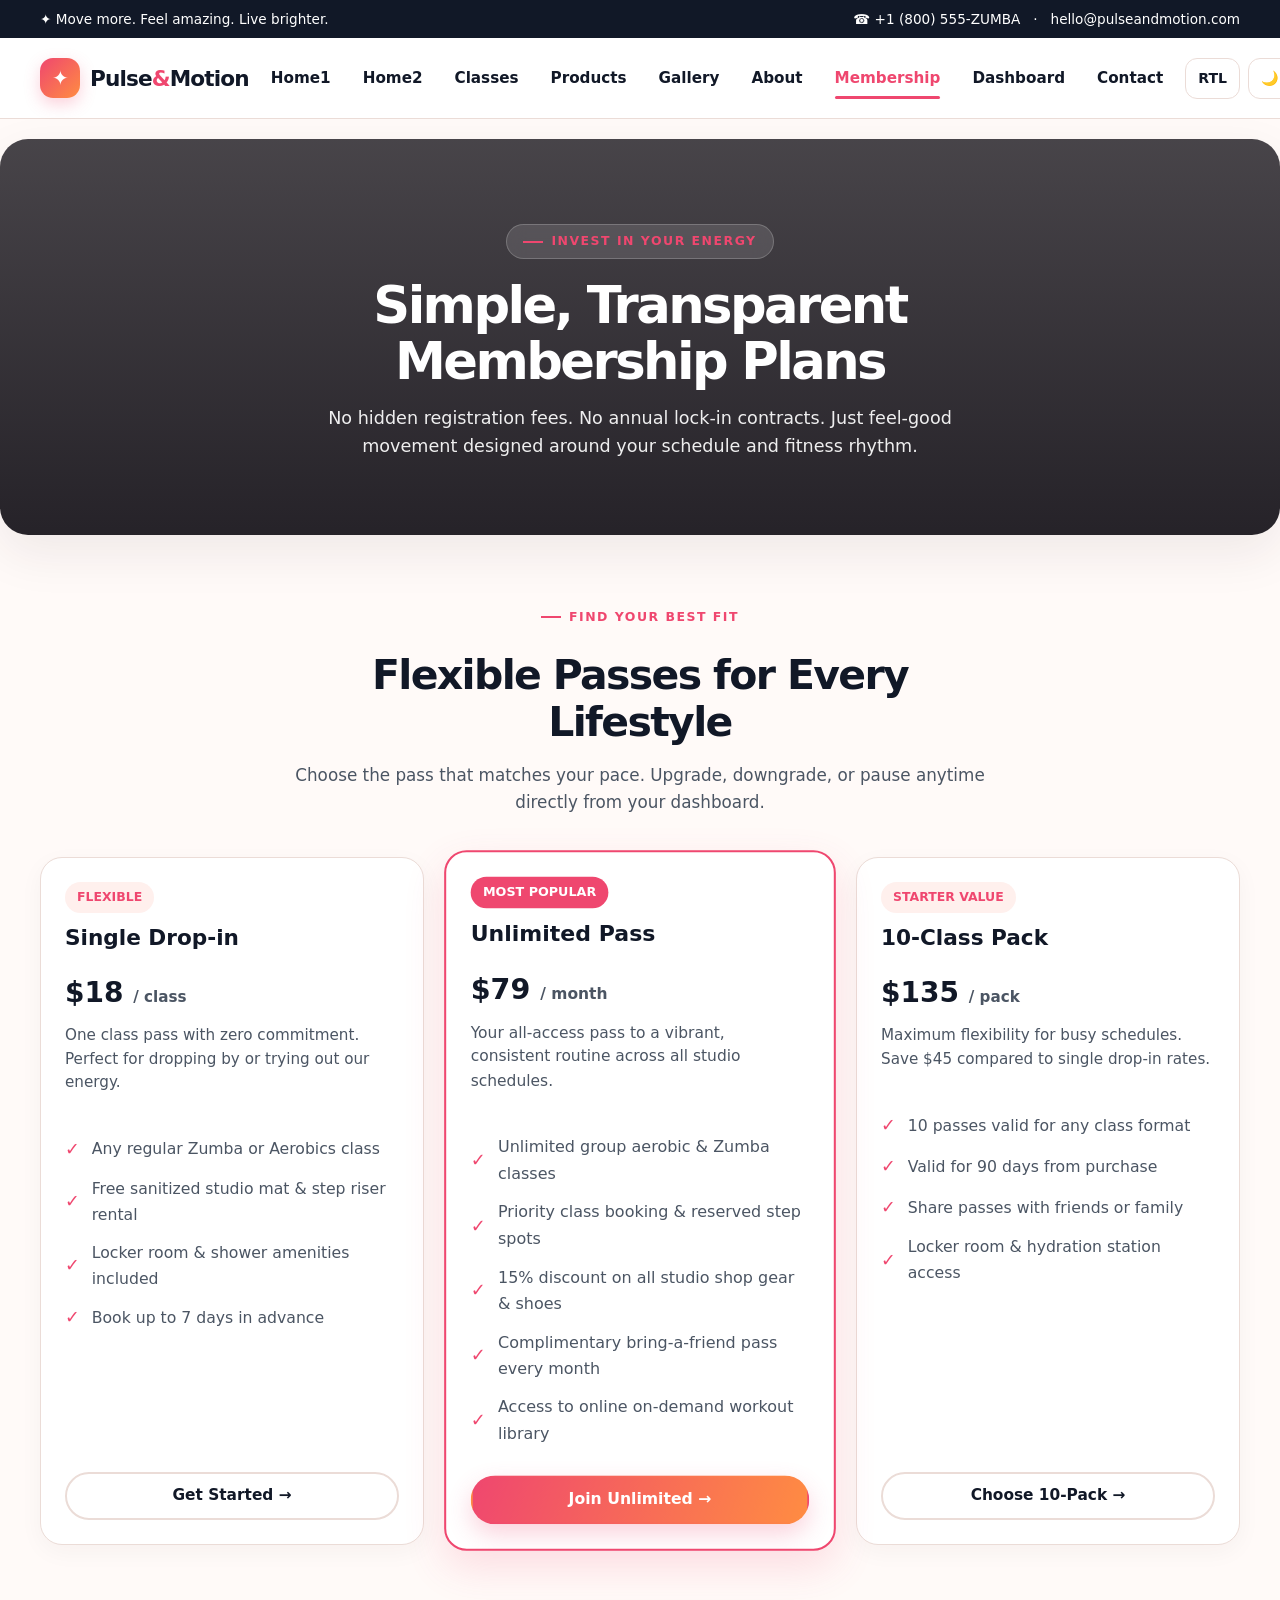
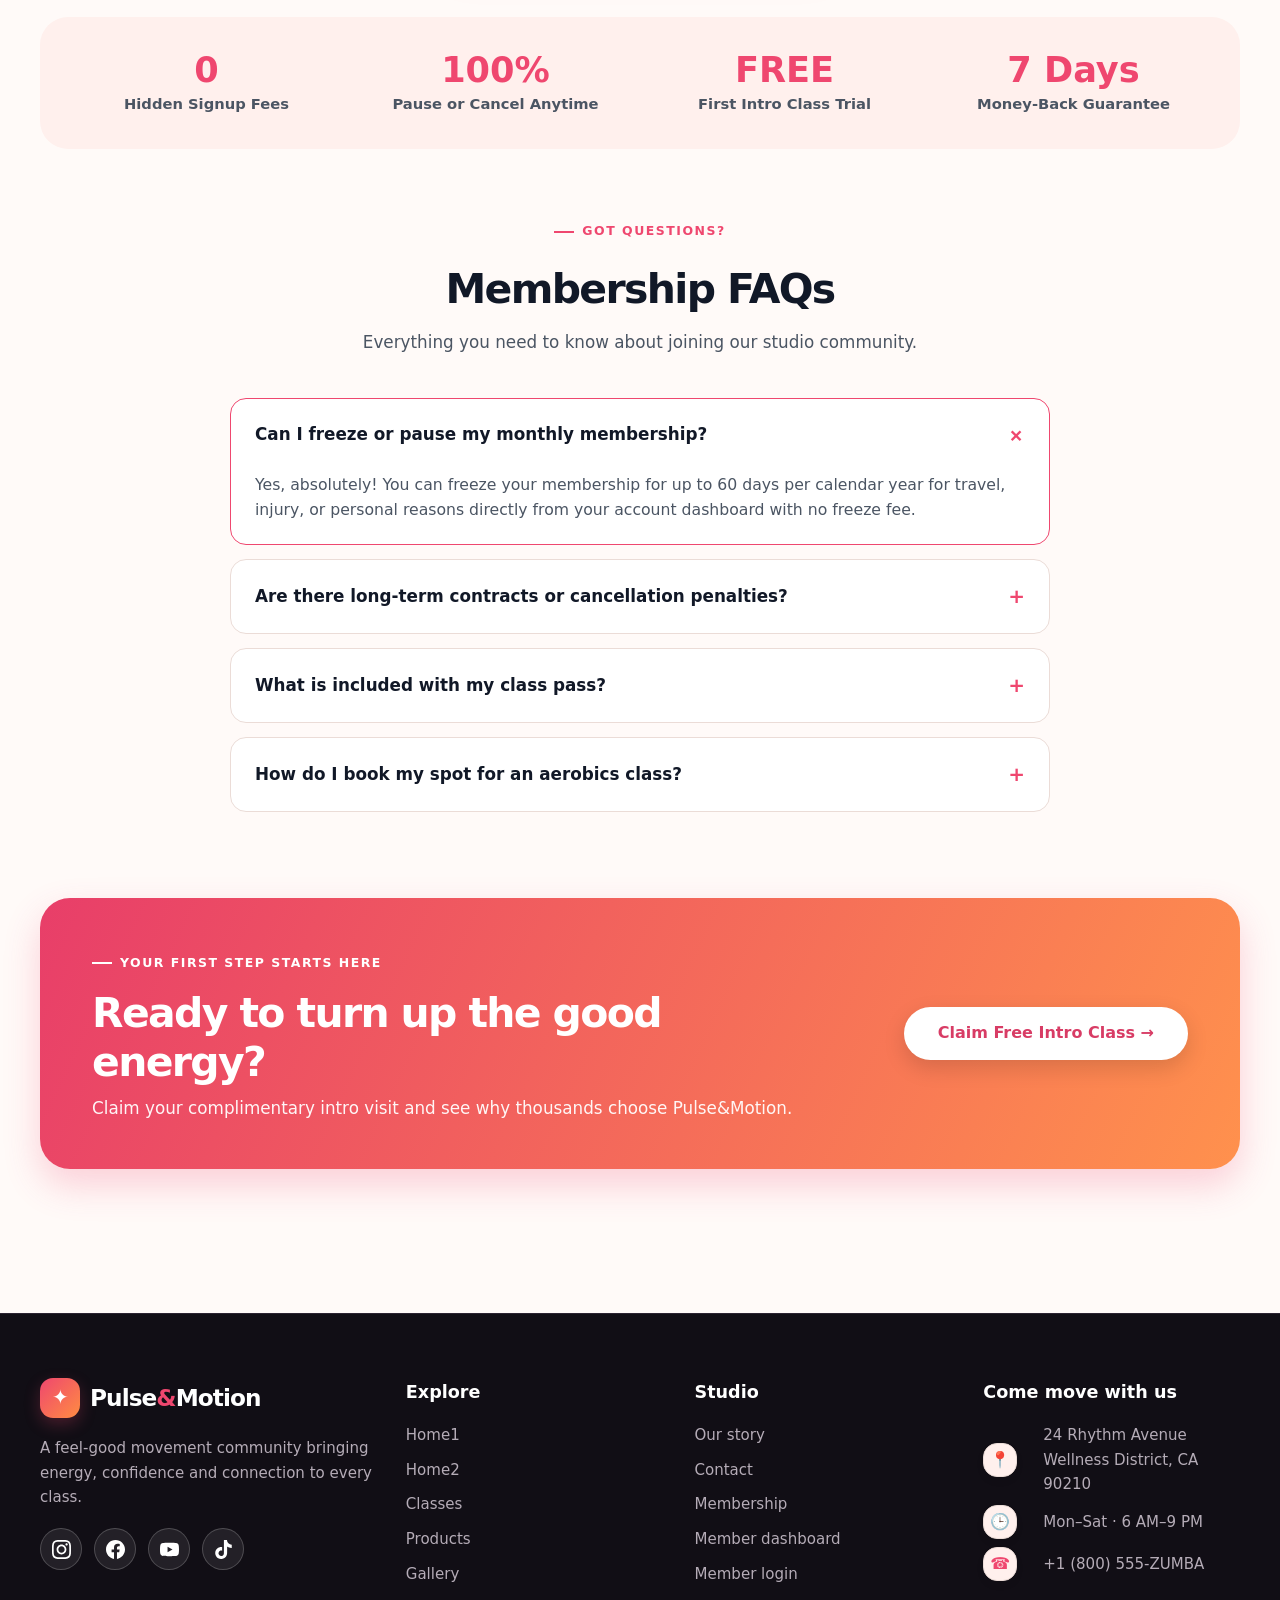
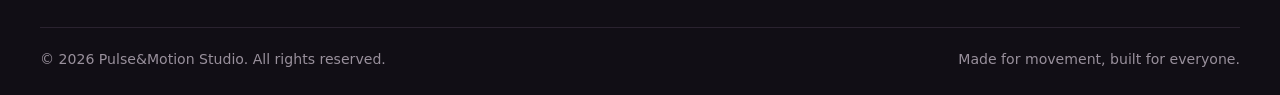
<file: membership.html>
﻿<!doctype html>
<html lang="en" dir="ltr">
<head>
  <title>Membership &amp; Pricing | Pulse&amp;Motion</title>
  <meta charset="UTF-8">
  <meta name="viewport" content="width=device-width, initial-scale=1.0">
  <meta name="theme-color" content="#ef476f">
  <link rel="icon" href="assets/images/favicon.svg" type="image/svg+xml">
  <link rel="stylesheet" href="assets/css/style.css">
  <script defer src="assets/js/main.js"></script>
</head>
<body>
  <!-- Topbar -->
  <div class="topbar">
    <div class="container">
      <span>✦ Move more. Feel amazing. Live brighter.</span>
      <span>☎ +1 (800) 555-ZUMBA &nbsp; · &nbsp; hello@pulseandmotion.com</span>
    </div>
  </div>

  <!-- Navbar -->
  <header class="navbar">
    <div class="container nav-inner">
      <a class="brand" href="index.html">
        <span class="brand-mark">✦</span>
        <span>Pulse<span><b>&amp;</b></span>Motion</span>
      </a>

      <!-- Navbar menu options centered -->
      <nav class="nav-links">
        <a href="index.html">Home1</a>
        <a href="home2.html">Home2</a>
        <a href="classes.html">Classes</a>
        <a href="products.html">Products</a>
        <a href="gallery.html">Gallery</a>
        <a href="about.html">About</a>
        <a href="membership.html" class="active">Membership</a>
        <a href="dashboard.html">Dashboard</a>
        <a href="contact.html">Contact</a>

        <!-- Inside Hamburger Menu for Mobile & Tab View (RTL, Theme, Sign In) -->
        <div class="nav-mobile-actions">
          <div class="nav-mobile-toggles">
            <button class="icon-btn" data-rtl-btn aria-label="Toggle right to left">RTL</button>
            <button class="icon-btn" data-theme-btn aria-label="Toggle theme">🌙</button>
          </div>
          <a class="btn btn-small btn-signin" href="login.html">Sign In</a>
        </div>
      </nav>

      <!-- Navbar actions: on Mobile and Tab view only hamburger button is visible; RTL, Theme and Sign In are kept inside hamburger -->
      <div class="nav-actions">
        <button class="icon-btn nav-desktop-action" data-rtl-btn aria-label="Toggle right to left">RTL</button>
        <button class="icon-btn nav-desktop-action" data-theme-btn aria-label="Toggle theme">🌙</button>
        <a class="btn btn-small btn-signin nav-desktop-action" href="login.html">Sign In</a>
        <button class="menu-btn" aria-label="Open menu">☰</button>
      </div>
    </div>
  </header>

  <main>
    <!-- Page Hero Section with Desktop Background Image -->
    <section class="page-hero-bg" style="background-image: url('https://images.unsplash.com/photo-1518611012118-696072aa579a?auto=format&fit=crop&w=1600&q=85');">
      <div class="container page-hero-center">
        <span class="eyebrow">Invest In Your Energy</span>
        <h1>Simple, Transparent Membership Plans</h1>
        <p class="lead">No hidden registration fees. No annual lock-in contracts. Just feel-good movement designed around your schedule and fitness rhythm.</p>
      </div>
    </section>

    <!-- Pricing / Membership Plans Grid -->
    <section class="section">
      <div class="container">
        <div class="section-head center">
          <span class="eyebrow">Find Your Best Fit</span>
          <h2>Flexible Passes for Every Lifestyle</h2>
          <p>Choose the pass that matches your pace. Upgrade, downgrade, or pause anytime directly from your dashboard.</p>
        </div>

        <div class="grid-3">
          <!-- Plan 1 -->
          <div class="card card-body">
            <span class="pill">FLEXIBLE</span>
            <h3>Single Drop-in</h3>
            <div class="price">$18 <small>/ class</small></div>
            <p>One class pass with zero commitment. Perfect for dropping by or trying out our energy.</p>
            <ul class="check-list">
              <li>Any regular Zumba or Aerobics class</li>
              <li>Free sanitized studio mat &amp; step riser rental</li>
              <li>Locker room &amp; shower amenities included</li>
              <li>Book up to 7 days in advance</li>
            </ul>
            <a class="btn btn-outline" href="register.html">Get Started →</a>
          </div>

          <!-- Plan 2 (Center Featured Card) -->
          <div class="card card-body card-featured">
            <span class="pill" style="background:var(--brand);color:#fff">MOST POPULAR</span>
            <h3>Unlimited Pass</h3>
            <div class="price">$79 <small>/ month</small></div>
            <p>Your all-access pass to a vibrant, consistent routine across all studio schedules.</p>
            <ul class="check-list">
              <li>Unlimited group aerobic &amp; Zumba classes</li>
              <li>Priority class booking &amp; reserved step spots</li>
              <li>15% discount on all studio shop gear &amp; shoes</li>
              <li>Complimentary bring-a-friend pass every month</li>
              <li>Access to online on-demand workout library</li>
            </ul>
            <a class="btn" href="register.html">Join Unlimited →</a>
          </div>

          <!-- Plan 3 -->
          <div class="card card-body">
            <span class="pill">STARTER VALUE</span>
            <h3>10-Class Pack</h3>
            <div class="price">$135 <small>/ pack</small></div>
            <p>Maximum flexibility for busy schedules. Save $45 compared to single drop-in rates.</p>
            <ul class="check-list">
              <li>10 passes valid for any class format</li>
              <li>Valid for 90 days from purchase</li>
              <li>Share passes with friends or family</li>
              <li>Locker room &amp; hydration station access</li>
            </ul>
            <a class="btn btn-outline" href="register.html">Choose 10-Pack →</a>
          </div>
        </div>
      </div>
    </section>

    <!-- Studio Guarantees Section -->
    <section class="section" style="padding-top:0">
      <div class="container">
        <div class="stats">
          <div class="stat">
            <strong>0</strong>
            <span>Hidden Signup Fees</span>
          </div>
          <div class="stat">
            <strong>100%</strong>
            <span>Pause or Cancel Anytime</span>
          </div>
          <div class="stat">
            <strong>FREE</strong>
            <span>First Intro Class Trial</span>
          </div>
          <div class="stat">
            <strong>7 Days</strong>
            <span>Money-Back Guarantee</span>
          </div>
        </div>
      </div>
    </section>

    <!-- FAQ Section -->
    <section class="section" style="padding-top:0">
      <div class="container">
        <div class="section-head center">
          <span class="eyebrow">Got Questions?</span>
          <h2>Membership FAQs</h2>
          <p>Everything you need to know about joining our studio community.</p>
        </div>

        <div class="faq-wrap">
          <div class="faq-item open">
            <button class="faq-question" type="button">
              <span>Can I freeze or pause my monthly membership?</span>
              <span class="faq-icon">+</span>
            </button>
            <div class="faq-answer">
              Yes, absolutely! You can freeze your membership for up to 60 days per calendar year for travel, injury, or personal reasons directly from your account dashboard with no freeze fee.
            </div>
          </div>

          <div class="faq-item">
            <button class="faq-question" type="button">
              <span>Are there long-term contracts or cancellation penalties?</span>
              <span class="faq-icon">+</span>
            </button>
            <div class="faq-answer">
              None at all. All our monthly memberships run month-to-month and can be cancelled anytime with a simple click prior to your next renewal billing date.
            </div>
          </div>

          <div class="faq-item">
            <button class="faq-question" type="button">
              <span>What is included with my class pass?</span>
              <span class="faq-icon">+</span>
            </button>
            <div class="faq-answer">
              Every pass includes full access to our shock-absorbing hardwood studio floor, certified aerobic step platform, exercise mats, resistance loops, private changing locker rooms, showers, and filtered hydration stations.
            </div>
          </div>

          <div class="faq-item">
            <button class="faq-question" type="button">
              <span>How do I book my spot for an aerobics class?</span>
              <span class="faq-icon">+</span>
            </button>
            <div class="faq-answer">
              Members can reserve their spot online or via mobile up to 7 days in advance. Drop-in visitors can also book online or arrive 15 minutes before class starts.
            </div>
          </div>
        </div>
      </div>
    </section>

    <!-- CTA Banner -->
    <section class="section" style="padding-top:0">
      <div class="container">
        <div class="cta">
          <div class="cta-content">
            <span class="eyebrow">Your First Step Starts Here</span>
            <h2>Ready to turn up the good energy?</h2>
            <p>Claim your complimentary intro visit and see why thousands choose Pulse&amp;Motion.</p>
          </div>
          <div class="cta-actions">
            <a class="btn" href="register.html">Claim Free Intro Class →</a>
          </div>
        </div>
      </div>
    </section>
  </main>

  <!-- Footer -->
  <footer class="footer">
    <div class="container">
      <div class="footer-grid">
        <div>
          <a class="brand" href="index.html">
            <span class="brand-mark">✦</span>
            <span style="color:#ffffff">Pulse<span><b>&amp;</b></span>Motion</span>
          </a>
          <p style="margin-top:18px">A feel-good movement community bringing energy, confidence and connection to every class.</p>
          <div class="socials">
            <a href="#" aria-label="Instagram">
              <svg width="18" height="18" viewBox="0 0 24 24" fill="currentColor"><path d="M12 2.163c3.204 0 3.584.012 4.85.07 3.252.148 4.771 1.691 4.919 4.919.058 1.265.069 1.645.069 4.849 0 3.205-.012 3.584-.069 4.849-.149 3.225-1.664 4.771-4.919 4.919-1.266.058-1.644.07-4.85.07-3.204 0-3.584-.012-4.849-.07-3.26-.149-4.771-1.699-4.919-4.92-.058-1.265-.07-1.644-.07-4.849 0-3.204.013-3.583.07-4.849.149-3.227 1.664-4.771 4.919-4.919 1.266-.057 1.645-.069 4.849-.069zm0-2.163c-3.259 0-3.667.014-4.947.072-4.358.2-6.78 2.618-6.98 6.98-.059 1.281-.073 1.689-.073 4.948 0 3.259.014 3.668.072 4.948.2 4.358 2.618 6.78 6.98 6.98 1.281.058 1.689.072 4.948.072 3.259 0 3.668-.014 4.948-.072 4.354-.2 6.782-2.618 6.979-6.98.059-1.28.073-1.689.073-4.948 0-3.259-.014-3.667-.072-4.947-.196-4.354-2.617-6.78-6.979-6.98-1.281-.059-1.69-.073-4.949-.073zm0 5.838c-3.403 0-6.162 2.759-6.162 6.162s2.759 6.163 6.162 6.163 6.162-2.759 6.162-6.163c0-3.403-2.759-6.162-6.162-6.162zm0 10.162c-2.209 0-4-1.79-4-4 0-2.209 1.791-4 4-4s4 1.791 4 4c0 2.21-1.791 4-4 4zm6.406-11.845c-.796 0-1.441.645-1.441 1.44s.645 1.44 1.441 1.44c.795 0 1.439-.645 1.439-1.44s-.644-1.44-1.439-1.44z"/></svg>
            </a>
            <a href="#" aria-label="Facebook">
              <svg width="18" height="18" viewBox="0 0 24 24" fill="currentColor"><path d="M24 12.073c0-6.627-5.373-12-12-12s-12 5.373-12 12c0 5.99 4.388 10.954 10.125 11.854v-8.385H7.078v-3.47h3.047V9.43c0-3.007 1.792-4.669 4.533-4.669 1.312 0 2.686.235 2.686.235v2.953H15.83c-1.491 0-1.956.925-1.956 1.874v2.25h3.328l-.532 3.47h-2.796v8.385C19.612 23.027 24 18.062 24 12.073z"/></svg>
            </a>
            <a href="#" aria-label="YouTube">
              <svg width="18" height="18" viewBox="0 0 24 24" fill="currentColor"><path d="M23.498 6.186a3.016 3.016 0 0 0-2.122-2.136C19.505 3.545 12 3.545 12 3.545s-7.505 0-9.377.505A3.017 3.017 0 0 0 .502 6.186C0 8.07 0 12 0 12s0 3.93.502 5.814a3.016 3.016 0 0 0 2.122 2.136c1.871.505 9.376.505 9.376.505s7.505 0 9.377-.505a3.015 3.015 0 0 0 2.122-2.136C24 15.93 24 12 24 12s0-3.93-.502-5.814zM9.545 15.568V8.432L15.818 12l-6.273 3.568z"/></svg>
            </a>
            <a href="#" aria-label="TikTok">
              <svg width="18" height="18" viewBox="0 0 24 24" fill="currentColor"><path d="M12.525.02c1.31-.02 2.61-.01 3.91-.02.08 1.53.63 3.09 1.75 4.17 1.12 1.11 2.7 1.62 4.24 1.79v4.03c-1.44-.05-2.89-.35-4.2-.97-.57-.26-1.1-.59-1.62-.93-.01 2.92.01 5.84-.02 8.75-.08 1.4-.54 2.79-1.35 3.94-1.31 1.92-3.58 3.17-5.91 3.21-1.43.08-2.86-.31-4.08-1.03-2.02-1.19-3.44-3.37-3.65-5.71-.02-.5-.03-1-.01-1.49.18-1.9 1.12-3.72 2.58-4.96 1.66-1.44 3.98-2.13 6.15-1.72.02 1.48-.04 2.96-.04 4.44-.99-.32-2.15-.23-3.02.37-.63.41-1.11 1.04-1.36 1.75-.21.51-.24 1.07-.14 1.61.24 1.64 1.82 3.02 3.5 2.87 1.12-.01 2.19-.66 2.77-1.61.19-.33.4-.67.41-1.06.1-1.79.06-3.57.07-5.36.01-4.03-.01-8.05.02-12.07z"/></svg>
            </a>
          </div>
        </div>
        <div>
          <h4>Explore</h4>
          <div class="footer-links">
            <a href="index.html">Home1</a>
            <a href="home2.html">Home2</a>
            <a href="classes.html">Classes</a>
            <a href="products.html">Products</a>
            <a href="gallery.html">Gallery</a>
          </div>
        </div>
        <div>
          <h4>Studio</h4>
          <div class="footer-links">
            <a href="about.html">Our story</a>
            <a href="contact.html">Contact</a>
            <a href="membership.html">Membership</a>
            <a href="dashboard.html">Member dashboard</a>
            <a href="login.html">Member login</a>
          </div>
        </div>
        <div>
          <h4>Come move with us</h4>
          <p class="contact-item" style="margin:8px 0;align-items:center">
            <span class="contact-icon-badge" style="width:34px;height:34px;font-size:1rem;margin-right:10px">📍</span>
            <span>24 Rhythm Avenue<br>Wellness District, CA 90210</span>
          </p>
          <p class="contact-item" style="margin:8px 0;align-items:center">
            <span class="contact-icon-badge" style="width:34px;height:34px;font-size:1rem;margin-right:10px">🕒</span>
            <span>Mon–Sat · 6 AM–9 PM</span>
          </p>
          <p class="contact-item" style="margin:8px 0;align-items:center">
            <span class="contact-icon-badge" style="width:34px;height:34px;font-size:1rem;margin-right:10px">☎</span>
            <span>+1 (800) 555-ZUMBA</span>
          </p>
        </div>
      </div>
      <div class="copyright">
        <span>© 2026 Pulse&amp;Motion Studio. All rights reserved.</span>
        <span>Made for movement, built for everyone.</span>
      </div>
    </div>
  </footer>

  <!-- Back to top button (Point 5) -->
  <button class="back-to-top" aria-label="Back to top">↑</button>
</body>
</html>
</file>
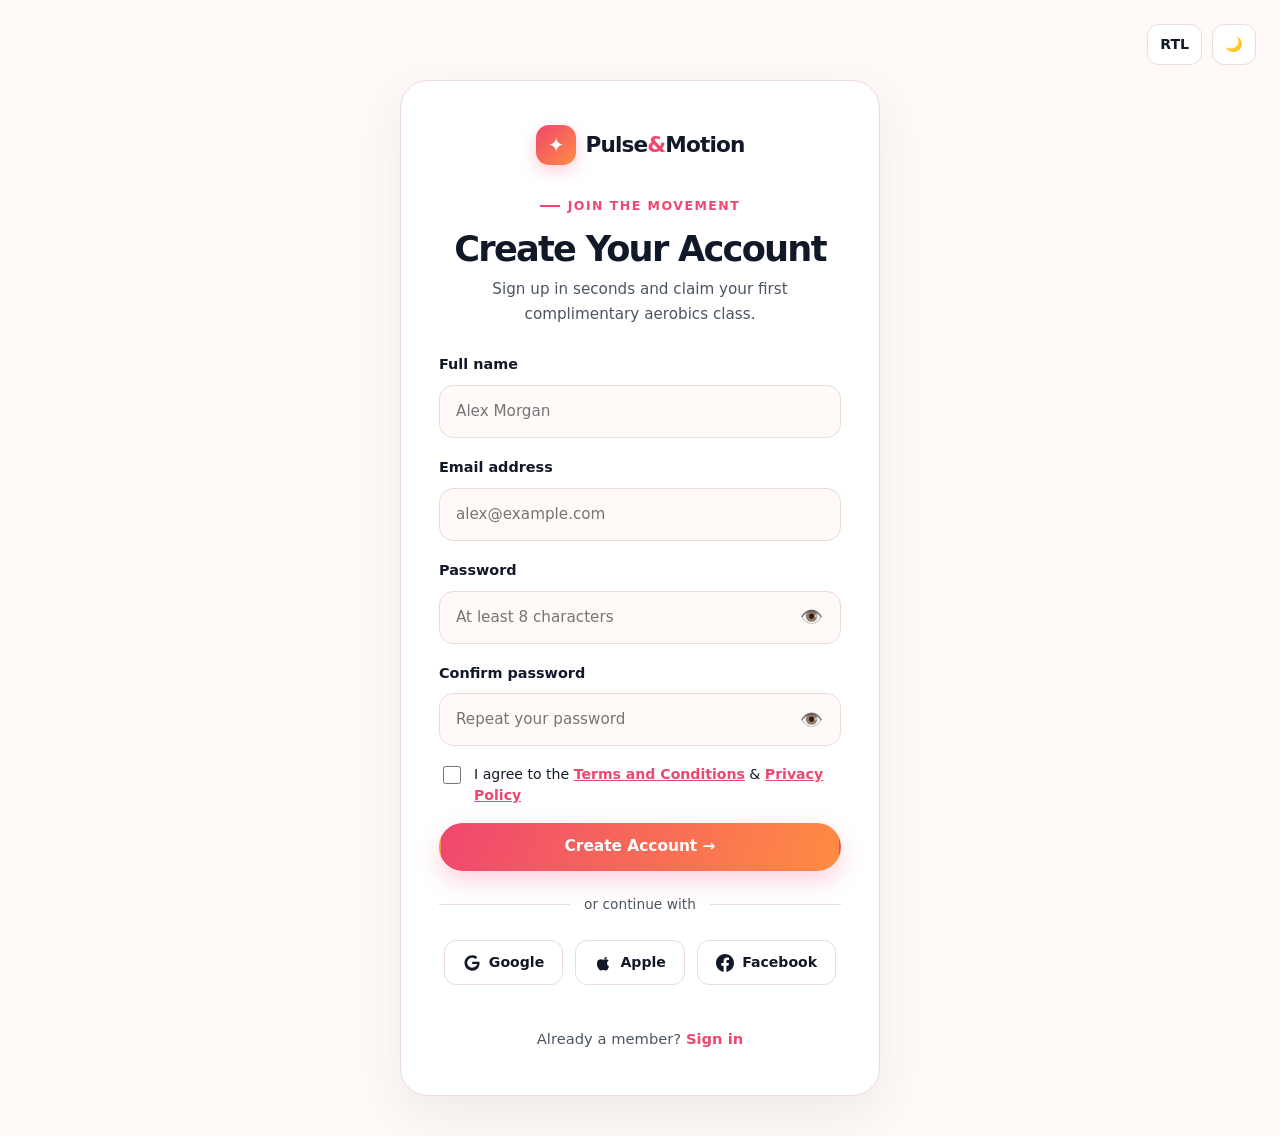
<file: register.html>
<!doctype html>
<html lang="en" dir="ltr">

<head>
  <title>Create Account | Pulse&amp;Motion</title>
  <meta charset="UTF-8">
  <meta name="viewport" content="width=device-width, initial-scale=1.0">
  <meta name="theme-color" content="#ef476f">
  <link rel="icon" href="assets/images/favicon.svg" type="image/svg+xml">
  <link rel="stylesheet" href="assets/css/style.css">
  <script defer src="assets/js/main.js"></script>
</head>

<body class="auth-body">
  <!-- Point 20: RTL and Theme buttons OUTSIDE the card at top right corner -->
  <div class="auth-top-actions">
    <button class="icon-btn" data-rtl-btn aria-label="Toggle right to left">RTL</button>
    <button class="icon-btn" data-theme-btn aria-label="Toggle theme">🌙</button>
  </div>

  <main class="auth-page">
    <!-- Centered Authentication Card (No images) -->
    <div class="auth-card">
      <!-- Brandname inside the card, aligned to center -->
      <div class="auth-brand-center">
        <a class="brand" href="index.html">
          <span class="brand-mark">✦</span>
          <span>Pulse<span><b>&amp;</b></span>Motion</span>
        </a>
      </div>

      <div class="auth-header">
        <span class="eyebrow">Join the Movement</span>
        <h1>Create Your Account</h1>
        <p class="auth-sub">Sign up in seconds and claim your first complimentary aerobics class.</p>
      </div>

      <form data-demo>
        <div class="field">
          <label for="full-name">Full name</label>
          <input id="full-name" type="text" placeholder="Alex Morgan" required autocomplete="name">
        </div>

        <div class="field">
          <label for="reg-email">Email address</label>
          <input id="reg-email" type="email" placeholder="alex@example.com" required autocomplete="email">
        </div>

        <!-- Point 16: Password with eye toggle -->
        <div class="field">
          <label for="reg-password">Password</label>
          <div class="field-password-wrap">
            <input id="reg-password" type="password" placeholder="At least 8 characters" required autocomplete="new-password">
            <button type="button" class="eye-toggle-btn" aria-label="Toggle password visibility">👁️</button>
          </div>
        </div>

        <!-- Point 16: Confirm Password with eye toggle -->
        <div class="field">
          <label for="confirm-password">Confirm password</label>
          <div class="field-password-wrap">
            <input id="confirm-password" type="password" placeholder="Repeat your password" required autocomplete="new-password">
            <button type="button" class="eye-toggle-btn" aria-label="Toggle password visibility">👁️</button>
          </div>
        </div>

        <!-- Terms and conditions checkbox (Required for registration) -->
        <div class="auth-terms">
          <input type="checkbox" id="register-terms" name="terms" required>
          <label for="register-terms">I agree to the <a href="#">Terms and Conditions</a> &amp; <a href="#">Privacy
              Policy</a></label>
        </div>

        <button class="btn btn-block" type="submit">Create Account →</button>
        <div class="notice" data-notice hidden>Account registration demo. Connect your auth backend to persist accounts.
        </div>
      </form>

      <div class="auth-divider">or continue with</div>

      <!-- Social Media Icons properly aligned to center with NO repetition -->
      <div class="social-login-centered">
        <a href="#" class="social-login-btn" aria-label="Register with Google">
          <svg width="18" height="18" viewBox="0 0 24 24" fill="currentColor">
            <path d="M12.24 10.285V13.4h6.887C18.2 16.27 15.65 18.2 12.24 18.2c-3.64 0-6.6-2.96-6.6-6.6s2.96-6.6 6.6-6.6c1.68 0 3.2.62 4.38 1.64l2.4-2.4C17.44 2.66 14.98 1.8 12.24 1.8 6.6 1.8 2 6.4 2 12s4.6 10.2 10.24 10.2c5.9 0 9.8-4.15 9.8-9.98 0-.67-.07-1.32-.2-1.935H12.24z"/>
          </svg>
          <span>Google</span>
        </a>
        <a href="#" class="social-login-btn" aria-label="Register with Apple">
          <svg width="18" height="18" viewBox="0 0 24 24" fill="currentColor">
            <path d="M18.71 19.5c-.83 1.24-1.71 2.45-3.05 2.47-1.34.03-1.77-.79-3.29-.79-1.53 0-2 .77-3.27.82-1.31.05-2.3-1.32-3.14-2.53C4.25 17 2.94 12.45 4.7 9.39c.87-1.52 2.43-2.48 4.12-2.51 1.28-.02 2.5.87 3.29.87.78 0 2.26-1.07 3.81-.91.65.03 2.47.26 3.64 1.98-.09.06-2.17 1.28-2.15 3.81.03 3.02 2.65 4.03 2.68 4.04-.03.07-.42 1.44-1.38 2.83M15.97 6.38c.62-.75 1.04-1.8 0.93-2.85-.9.04-1.99.6-2.63 1.35-.56.65-.96 1.7-0.83 2.73 1 .08 2.02-.48 2.53-1.23z"/>
          </svg>
          <span>Apple</span>
        </a>
        <a href="#" class="social-login-btn" aria-label="Register with Facebook">
          <svg width="18" height="18" viewBox="0 0 24 24" fill="currentColor">
            <path d="M24 12.073c0-6.627-5.373-12-12-12s-12 5.373-12 12c0 5.99 4.388 10.954 10.125 11.854v-8.385H7.078v-3.47h3.047V9.43c0-3.007 1.792-4.669 4.533-4.669 1.312 0 2.686.235 2.686.235v2.953H15.83c-1.491 0-1.956.925-1.956 1.874v2.25h3.328l-.532 3.47h-2.796v8.385C19.612 23.027 24 18.062 24 12.073z"/>
          </svg>
          <span>Facebook</span>
        </a>
      </div>

      <div class="auth-foot">
        Already a member? <a href="login.html">Sign in</a>
      </div>
      <!-- Point 17: "Back to website" link REMOVED -->
    </div>
  </main>
</body>

</html>
</file>
<file: assets/css/style.css>
:root {
  --brand: #ef476f;
  --brand-hover: #d8355c;
  --brand2: #ff8c42;
  --ink: #111827;
  --muted: #4b5563;
  --bg: #fffaf8;
  --surface: #ffffff;
  --soft: #fff0ed;
  --line: #ebdcd7;
  --shadow: 0 18px 50px rgba(45, 25, 35, 0.08);
  --radius: 22px;
  --max: 1200px;
}

[data-theme="dark"] {
  --brand: #ff5e87;
  --brand-hover: #ff7599;
  --brand2: #ffa05c;
  --ink: #f9fafb;
  --muted: #cbd5e1;
  --bg: #110e14;
  --surface: #1b1622;
  --soft: #2b212b;
  --line: #3f3343;
  --shadow: 0 18px 50px rgba(0, 0, 0, 0.45);
}

* {
  box-sizing: border-box;
}

html {
  scroll-behavior: smooth;
}

body {
  margin: 0;
  font-family: Inter, ui-sans-serif, system-ui, -apple-system, "Segoe UI", Roboto, sans-serif;
  background: var(--bg);
  color: var(--ink);
  line-height: 1.65;
  overflow-x: hidden;
  transition: background 0.3s ease, color 0.3s ease;
}

a {
  color: inherit;
  text-decoration: none;
}

img {
  max-width: 100%;
  display: block;
}

button, input, select, textarea {
  font: inherit;
}

.container {
  width: min(var(--max), calc(100% - 48px));
  margin: 0 auto;
}

/* TOPBAR */
.topbar {
  background: var(--ink);
  color: #ffffff;
  font-size: 0.85rem;
  padding: 8px 0;
  transition: background 0.3s ease;
}

[data-theme="dark"] .topbar {
  background: #09080c;
  border-bottom: 1px solid var(--line);
}

.topbar .container {
  display: flex;
  justify-content: space-between;
  align-items: center;
  gap: 16px;
  flex-wrap: wrap;
}

/* NAVBAR */
.navbar {
  position: sticky;
  top: 0;
  z-index: 100;
  background: color-mix(in srgb, var(--surface) 96%, transparent);
  backdrop-filter: blur(14px);
  border-bottom: 1px solid var(--line);
  transition: background 0.3s ease, border-color 0.3s ease;
}

.nav-inner {
  min-height: 80px;
  display: flex;
  align-items: center;
  justify-content: space-between;
  gap: 16px;
}

.brand {
  display: flex;
  align-items: center;
  gap: 10px;
  font-weight: 900;
  font-size: 1.35rem;
  letter-spacing: -0.04em;
  color: var(--ink);
  white-space: nowrap;
  flex-shrink: 0;
}

.brand-mark {
  width: 40px;
  height: 40px;
  border-radius: 13px;
  background: linear-gradient(135deg, var(--brand), var(--brand2));
  display: grid;
  place-items: center;
  color: #ffffff;
  font-size: 1.25rem;
  box-shadow: 0 6px 16px rgba(239, 71, 111, 0.25);
  flex-shrink: 0;
}

.brand span:last-child b {
  color: var(--brand);
}

/* Centered Navigation Links */
.nav-links {
  display: flex;
  align-items: center;
  justify-content: center;
  flex: 1;
  margin: 0 auto;
  gap: 20px;
  font-size: 0.95rem;
  font-weight: 650;
  text-align: center;
}

.nav-links a {
  color: var(--ink);
  padding: 8px 6px;
  position: relative;
  transition: color 0.2s ease;
  white-space: nowrap;
}

.nav-links a:hover,
.nav-links a.active {
  color: var(--brand);
}

.nav-links a.active::after {
  content: "";
  position: absolute;
  bottom: 0;
  left: 6px;
  right: 6px;
  height: 2.5px;
  background: var(--brand);
  border-radius: 2px;
}

/* Navbar Actions */
.nav-actions {
  display: flex;
  align-items: center;
  gap: 8px;
  flex-shrink: 0;
}

.nav-mobile-actions {
  display: none;
}

.icon-btn, .menu-btn {
  border: 1px solid var(--line);
  background: var(--surface);
  color: var(--ink);
  border-radius: 12px;
  padding: 8px 12px;
  font-weight: 700;
  font-size: 0.88rem;
  cursor: pointer;
  transition: all 0.2s ease;
  display: inline-flex;
  align-items: center;
  justify-content: center;
  gap: 4px;
}

.icon-btn:hover, .menu-btn:hover {
  border-color: var(--brand);
  color: var(--brand);
  background: var(--soft);
}

.menu-btn {
  display: none;
  font-size: 1.25rem;
  padding: 8px 14px;
  line-height: 1;
}

/* BUTTONS */
.btn {
  display: inline-flex;
  align-items: center;
  justify-content: center;
  gap: 8px;
  border: 2px solid transparent;
  border-radius: 999px;
  padding: 12px 26px;
  font-weight: 800;
  font-size: 0.96rem;
  line-height: 1.3;
  min-height: 48px;
  box-sizing: border-box;
  background: linear-gradient(110deg, var(--brand), var(--brand2));
  color: #ffffff !important;
  box-shadow: 0 10px 24px rgba(239, 71, 111, 0.24);
  cursor: pointer;
  transition: transform 0.2s ease, filter 0.2s ease, box-shadow 0.2s ease, background 0.2s ease, border-color 0.2s ease;
  white-space: nowrap;
  text-decoration: none;
  vertical-align: middle;
}

.btn:hover {
  transform: translateY(-2px);
  filter: saturate(1.1);
  box-shadow: 0 14px 28px rgba(239, 71, 111, 0.32);
}

.btn-outline {
  background: transparent !important;
  border: 2px solid var(--line) !important;
  color: var(--ink) !important;
  box-shadow: none;
}

.btn-outline:hover {
  border-color: var(--brand) !important;
  color: var(--brand) !important;
  background: var(--soft) !important;
  transform: translateY(-2px);
  box-shadow: 0 6px 16px rgba(239, 71, 111, 0.15);
}

.btn-small {
  padding: 8px 16px;
  font-size: 0.88rem;
  min-height: 38px;
}

.btn-signin {
  box-shadow: 0 6px 18px rgba(239, 71, 111, 0.22);
}

.btn-block {
  width: 100%;
}

/* =========================================================
   HERO SECTIONS WITH IMMERSIVE BACKGROUND IMAGE (Point 7)
   ========================================================= */
.hero-bg {
  position: relative;
  background-size: cover;
  background-position: center;
  padding: 110px 0 95px;
  color: #ffffff;
  border-radius: 28px;
  margin: 24px auto 0;
  overflow: hidden;
  box-shadow: var(--shadow);
  display: flex;
  align-items: center;
  justify-content: center;
  text-align: center;
}

.hero-bg::before {
  content: "";
  position: absolute;
  inset: 0;
  background: linear-gradient(180deg, rgba(14, 11, 18, 0.74) 0%, rgba(14, 11, 18, 0.88) 100%);
  z-index: 1;
}

.hero-bg .hero-center {
  position: relative;
  z-index: 2;
  max-width: 860px;
  margin: 0 auto;
  display: flex;
  flex-direction: column;
  align-items: center;
  text-align: center;
  padding: 0 20px;
}

.hero-bg .eyebrow {
  color: var(--brand);
  background: rgba(255, 255, 255, 0.12);
  backdrop-filter: blur(8px);
  padding: 6px 16px;
  border-radius: 999px;
  border: 1px solid rgba(255, 255, 255, 0.2);
}

.hero-bg .eyebrow::before {
  background: var(--brand);
}

.hero-bg h1 {
  color: #ffffff;
  font-size: clamp(2.4rem, 5vw, 4.2rem);
  margin: 16px auto 20px;
  line-height: 1.1;
  text-shadow: 0 2px 14px rgba(0, 0, 0, 0.4);
}

.hero-bg .lead {
  color: rgba(255, 255, 255, 0.94);
  font-size: 1.15rem;
  margin: 0 auto 28px;
  text-shadow: 0 1px 8px rgba(0, 0, 0, 0.3);
}

.hero-bg .hero-buttons {
  margin-bottom: 24px;
}

.hero-bg .trust {
  color: rgba(255, 255, 255, 0.9);
}

.hero-bg .trust strong {
  color: #ffffff;
}

.hero-bg .btn-outline {
  border-color: rgba(255, 255, 255, 0.6) !important;
  color: #ffffff !important;
}

.hero-bg .btn-outline:hover {
  background: rgba(255, 255, 255, 0.2) !important;
  border-color: #ffffff !important;
}

/* Page Hero Background (Inner pages: Classes, Products, Gallery, About, Contact, Membership, Dashboard) */
.page-hero-bg {
  position: relative;
  background-size: cover;
  background-position: center;
  padding: 85px 0 75px;
  color: #ffffff;
  border-radius: 28px;
  margin: 20px auto 0;
  overflow: hidden;
  box-shadow: var(--shadow);
  text-align: center;
}

.page-hero-bg::before {
  content: "";
  position: absolute;
  inset: 0;
  background: linear-gradient(180deg, rgba(14, 11, 18, 0.76) 0%, rgba(14, 11, 18, 0.90) 100%);
  z-index: 1;
}

.page-hero-bg .container {
  position: relative;
  z-index: 2;
  display: flex;
  flex-direction: column;
  align-items: center;
  text-align: center;
  max-width: 820px;
}

.page-hero-bg .eyebrow {
  color: var(--brand);
  background: rgba(255, 255, 255, 0.12);
  backdrop-filter: blur(8px);
  padding: 6px 16px;
  border-radius: 999px;
  border: 1px solid rgba(255, 255, 255, 0.2);
  margin-bottom: 12px;
}

.page-hero-bg h1 {
  color: #ffffff;
  font-size: clamp(2.2rem, 4vw, 3.4rem);
  margin: 6px 0 14px;
}

.page-hero-bg .lead {
  color: rgba(255, 255, 255, 0.92);
  font-size: 1.1rem;
  margin: 0 auto;
}

.eyebrow {
  display: inline-flex;
  align-items: center;
  gap: 8px;
  color: var(--brand);
  font-weight: 850;
  text-transform: uppercase;
  letter-spacing: 0.12em;
  font-size: 0.78rem;
  margin-bottom: 12px;
}

.eyebrow::before {
  content: "";
  width: 20px;
  height: 2px;
  background: var(--brand);
}

h1, h2, h3, h4, p {
  margin-top: 0;
}

h1 {
  font-size: clamp(2.4rem, 5vw, 4.2rem);
  line-height: 1.1;
  letter-spacing: -0.05em;
  color: var(--ink);
  text-align: center;
}

h1 em {
  font-style: normal;
  color: var(--brand);
}

h2 {
  font-size: clamp(1.9rem, 3.2vw, 2.9rem);
  line-height: 1.15;
  letter-spacing: -0.04em;
  margin: 10px 0 16px;
  color: var(--ink);
}

h3 {
  font-size: 1.35rem;
  line-height: 1.25;
  color: var(--ink);
  margin-bottom: 10px;
}

.lead {
  font-size: 1.12rem;
  color: var(--muted);
  max-width: 660px;
  margin: 0 auto 28px;
  text-align: center;
  line-height: 1.6;
}

/* Hero CTA Buttons - Perfectly Centered & Aligned */
.hero-buttons {
  display: inline-flex;
  gap: 16px;
  justify-content: center;
  align-items: center;
  flex-wrap: wrap;
  margin: 0 auto 26px;
  vertical-align: middle;
}

.hero-buttons .btn {
  min-width: 180px;
  text-align: center;
}

.trust {
  display: flex;
  gap: 22px;
  justify-content: center;
  align-items: center;
  flex-wrap: wrap;
  color: var(--muted);
  font-size: 0.92rem;
}

.trust strong {
  color: var(--ink);
}

/* =========================================================
   PERFECT SECTION HEADINGS (Point 2 & 8)
   ========================================================= */
.section {
  padding: 72px 0;
}

.section-head {
  text-align: center;
  max-width: 720px;
  margin: 0 auto 42px;
  display: flex;
  flex-direction: column;
  align-items: center;
  justify-content: center;
  gap: 8px;
}

.section-head.center {
  text-align: center;
  align-items: center;
}

.section-head h2 {
  margin: 4px 0 8px;
  text-align: center;
}

.section-head p {
  color: var(--muted);
  font-size: 1.05rem;
  line-height: 1.6;
  margin: 0 auto;
  text-align: center;
}

.section-head .eyebrow {
  justify-content: center;
}

.center {
  text-align: center;
}

/* GRIDS */
.grid-3 {
  display: grid;
  grid-template-columns: repeat(3, 1fr);
  gap: 24px;
}

.grid-4 {
  display: grid;
  grid-template-columns: repeat(4, 1fr);
  gap: 20px;
}

/* =========================================================
   CARDS & CENTER CARD ALIGNMENT (Point 9)
   ========================================================= */
.card {
  background: var(--surface);
  border: 1px solid var(--line);
  border-radius: var(--radius);
  overflow: hidden;
  box-shadow: 0 7px 25px rgba(40, 20, 30, 0.04);
  display: flex;
  flex-direction: column;
  height: 100%;
  transition: transform 0.25s ease, box-shadow 0.25s ease, border-color 0.25s ease;
}

.card:hover {
  transform: translateY(-4px);
  box-shadow: var(--shadow);
  border-color: color-mix(in srgb, var(--brand) 40%, var(--line));
}

/* Center card elevation & alignment in Home 2 (Point 9) */
.card-featured {
  border: 2px solid var(--brand) !important;
  position: relative;
  box-shadow: 0 16px 40px rgba(239, 71, 111, 0.16) !important;
  transform: scale(1.02);
}

.card-img {
  height: 230px;
  width: 100%;
  object-fit: cover;
  transition: transform 0.3s ease;
}

.card:hover .card-img {
  transform: scale(1.03);
}

.card-body {
  padding: 24px;
  display: flex;
  flex-direction: column;
  flex: 1;
}

.card-body p {
  color: var(--muted);
  margin-bottom: 12px;
  font-size: 0.95rem;
  line-height: 1.55;
}

.card-body .check-list {
  margin: 16px 0;
  flex: 1;
}

.card-body .btn,
.product-card .card-body .btn {
  margin-top: auto !important;
  width: 100%;
  display: flex;
  align-items: center;
  justify-content: center;
  text-align: center;
}

.pill {
  display: inline-block;
  padding: 5px 12px;
  border-radius: 999px;
  background: var(--soft);
  color: var(--brand);
  font-size: 0.78rem;
  font-weight: 800;
  margin-bottom: 12px;
  width: fit-content;
}

.price {
  font-size: 1.75rem;
  font-weight: 900;
  color: var(--ink);
  margin: 8px 0;
}

.price small {
  font-size: 0.95rem;
  font-weight: 600;
  color: var(--muted);
}

/* STATS */
.stats {
  background: var(--soft);
  border-radius: 28px;
  padding: 32px;
  display: grid;
  grid-template-columns: repeat(4, 1fr);
  gap: 20px;
  transition: background 0.3s ease;
}

.stat {
  text-align: center;
}

.stat strong {
  font-size: 2.2rem;
  color: var(--brand);
  display: block;
  line-height: 1.2;
}

.stat span {
  color: var(--muted);
  font-size: 0.92rem;
  font-weight: 600;
}

/* SPLIT SECTION & SPLIT CTA */
.split {
  display: grid;
  grid-template-columns: 1fr 1fr;
  gap: 52px;
  align-items: center;
}

.split img {
  height: 440px;
  width: 100%;
  object-fit: cover;
  border-radius: 28px;
  box-shadow: var(--shadow);
}

.split-cta {
  display: flex;
  align-items: center;
  gap: 14px;
  margin-top: 24px;
}

.check-list {
  list-style: none;
  padding: 0;
  margin: 24px 0;
}

.check-list li {
  margin: 12px 0;
  color: var(--muted);
  display: flex;
  align-items: center;
  font-size: 0.98rem;
}

.check-list li::before {
  content: "✓";
  color: var(--brand);
  font-weight: 900;
  margin-right: 12px;
  font-size: 1.1rem;
}

/* =========================================================
   TESTIMONIAL REVIEW SLIDER WITH IMAGES (Point 3)
   ========================================================= */
.review-slider-wrap {
  position: relative;
  max-width: 820px;
  margin: 0 auto;
  overflow: hidden;
  border-radius: 26px;
  background: var(--soft);
  padding: 44px 38px 36px;
  box-shadow: var(--shadow);
}

.review-slide {
  display: none;
  flex-direction: column;
  align-items: center;
  text-align: center;
  animation: fadeIn 0.4s ease;
}

.review-slide.active {
  display: flex;
}

.review-avatar {
  width: 76px;
  height: 76px;
  border-radius: 50%;
  object-fit: cover;
  border: 3px solid var(--brand);
  box-shadow: 0 6px 16px rgba(0, 0, 0, 0.12);
  margin-bottom: 14px;
}

.review-quote {
  font-size: 1.18rem;
  font-style: italic;
  color: var(--ink);
  line-height: 1.6;
  margin: 14px auto 16px;
  max-width: 660px;
}

.review-author {
  font-weight: 850;
  color: var(--brand);
  font-size: 1.05rem;
}

.review-role {
  color: var(--muted);
  font-size: 0.88rem;
  margin-top: 2px;
}

.slider-controls {
  display: flex;
  align-items: center;
  justify-content: center;
  gap: 14px;
  margin-top: 24px;
}

.slider-btn {
  width: 40px;
  height: 40px;
  border-radius: 50%;
  border: 1px solid var(--line);
  background: var(--surface);
  color: var(--ink);
  cursor: pointer;
  display: grid;
  place-items: center;
  font-size: 1rem;
  font-weight: bold;
  transition: all 0.2s ease;
}

.slider-btn:hover {
  background: var(--brand);
  color: #fff;
  border-color: var(--brand);
}

.slider-dots {
  display: flex;
  gap: 8px;
  align-items: center;
}

.slider-dot {
  width: 10px;
  height: 10px;
  border-radius: 50%;
  background: var(--line);
  border: 0;
  cursor: pointer;
  transition: all 0.2s ease;
}

.slider-dot.active {
  background: var(--brand);
  width: 24px;
  border-radius: 999px;
}

@keyframes fadeIn {
  from { opacity: 0; transform: translateY(6px); }
  to { opacity: 1; transform: translateY(0); }
}

.stars {
  color: #f59e0b;
  letter-spacing: 3px;
  font-size: 1.15rem;
}

/* =========================================================
   FAQ ACCORDION SECTION (Point 15)
   ========================================================= */
.faq-wrap {
  max-width: 820px;
  margin: 0 auto;
}

.faq-item {
  border: 1px solid var(--line);
  border-radius: 16px;
  background: var(--surface);
  margin-bottom: 14px;
  overflow: hidden;
  transition: border-color 0.2s ease;
}

.faq-item.open {
  border-color: var(--brand);
}

.faq-question {
  width: 100%;
  padding: 20px 24px;
  display: flex;
  justify-content: space-between;
  align-items: center;
  background: transparent;
  border: 0;
  cursor: pointer;
  text-align: left;
  font-size: 1.05rem;
  font-weight: 750;
  color: var(--ink);
  gap: 16px;
}

.faq-icon {
  font-size: 1.25rem;
  font-weight: bold;
  color: var(--brand);
  transition: transform 0.25s ease;
  flex-shrink: 0;
}

.faq-item.open .faq-icon {
  transform: rotate(45deg);
}

.faq-answer {
  display: none;
  padding: 0 24px 22px;
  color: var(--muted);
  font-size: 0.98rem;
  line-height: 1.6;
}

.faq-item.open .faq-answer {
  display: block;
}

/* =========================================================
   INSTRUCTOR CARDS (Point 13 - About page)
   ========================================================= */
.instructor-card {
  border-radius: var(--radius);
  background: var(--surface);
  border: 1px solid var(--line);
  overflow: hidden;
  box-shadow: 0 7px 25px rgba(40, 20, 30, 0.04);
  text-align: center;
  transition: transform 0.25s ease;
}

.instructor-card:hover {
  transform: translateY(-4px);
}

.instructor-card img {
  height: 280px;
  width: 100%;
  object-fit: cover;
}

.instructor-body {
  padding: 22px;
}

.instructor-body h3 {
  margin: 6px 0 4px;
}

.instructor-role {
  color: var(--brand);
  font-weight: 750;
  font-size: 0.88rem;
  margin-bottom: 10px;
  display: block;
}

/* =========================================================
   CONTACT ICON BADGE WITH HIGH CONTRAST (Point 14)
   ========================================================= */
.contact-item {
  display: flex;
  align-items: flex-start;
  gap: 16px;
  margin: 22px 0;
  color: var(--muted);
  font-size: 0.96rem;
}

.contact-icon-badge {
  width: 46px;
  height: 46px;
  border-radius: 14px;
  background: var(--soft);
  border: 1.5px solid var(--line);
  display: grid;
  place-items: center;
  font-size: 1.3rem;
  color: var(--brand);
  flex-shrink: 0;
  box-shadow: 0 4px 10px rgba(0, 0, 0, 0.04);
}

.contact-item b {
  display: block;
  color: var(--ink);
  margin-bottom: 4px;
  font-size: 1rem;
}

/* SECTION FOOTER CTA */
.section-cta {
  display: flex;
  justify-content: center;
  align-items: center;
  margin-top: 36px;
  width: 100%;
}

.section-cta .btn {
  min-width: 240px;
}

/* =========================================================
   CTA BANNER & BUTTON ALIGNMENT
   ========================================================= */
.cta {
  background: linear-gradient(115deg, #e83e69, #ff914d);
  color: #ffffff;
  border-radius: 30px;
  padding: 48px 52px;
  display: flex;
  justify-content: space-between;
  align-items: center;
  gap: 32px;
  box-shadow: 0 16px 36px rgba(239, 71, 111, 0.24);
  position: relative;
  overflow: hidden;
}

.cta-content {
  flex: 1;
}

.cta-content .eyebrow {
  color: #ffffff !important;
  margin-bottom: 8px;
}

.cta-content .eyebrow::before {
  background: #ffffff !important;
}

.cta h2 {
  max-width: 640px;
  margin: 8px 0;
  color: #ffffff;
  font-size: clamp(1.8rem, 3.2vw, 2.6rem);
  line-height: 1.2;
}

.cta p {
  color: rgba(255, 255, 255, 0.94);
  margin: 0;
  font-size: 1.05rem;
  line-height: 1.5;
}

.cta-actions {
  flex-shrink: 0;
  display: flex;
  align-items: center;
  justify-content: center;
}

.cta .btn {
  background: #ffffff !important;
  color: #d83c65 !important;
  border: 2px solid transparent !important;
  box-shadow: 0 8px 22px rgba(0, 0, 0, 0.14);
  white-space: nowrap;
  padding: 14px 32px;
  font-size: 1rem;
  min-height: 52px;
  display: inline-flex;
  align-items: center;
  justify-content: center;
}

.cta .btn:hover {
  background: #fff0f3 !important;
  transform: translateY(-2px);
  box-shadow: 0 12px 28px rgba(0, 0, 0, 0.22);
}

/* GALLERY */
.gallery-grid {
  display: grid;
  grid-template-columns: repeat(3, 1fr);
  gap: 20px;
}

.gallery-item {
  position: relative;
  border-radius: 20px;
  overflow: hidden;
  box-shadow: 0 6px 20px rgba(0, 0, 0, 0.06);
  background: var(--surface);
  border: 1px solid var(--line);
}

.gallery-item img {
  height: 290px;
  width: 100%;
  object-fit: cover;
  transition: transform 0.35s ease;
}

.gallery-item:hover img {
  transform: scale(1.05);
}

.gallery-caption {
  position: absolute;
  bottom: 0;
  left: 0;
  right: 0;
  background: linear-gradient(to top, rgba(0, 0, 0, 0.8), transparent);
  color: #ffffff;
  padding: 16px;
  font-size: 0.9rem;
  font-weight: 750;
  opacity: 0;
  transition: opacity 0.25s ease;
}

.gallery-item:hover .gallery-caption {
  opacity: 1;
}

/* PRODUCTS PAGE SPECIFIC */
.product-card {
  position: relative;
  display: flex;
  flex-direction: column;
  height: 100%;
  border-radius: var(--radius);
  background: var(--surface);
  border: 1px solid var(--line);
  overflow: hidden;
  box-shadow: 0 7px 25px rgba(40, 20, 30, 0.04);
  transition: transform 0.25s ease, box-shadow 0.25s ease, border-color 0.25s ease;
}

.product-card:hover {
  transform: translateY(-4px);
  box-shadow: var(--shadow);
  border-color: color-mix(in srgb, var(--brand) 40%, var(--line));
}

.product-card .card-img {
  height: 240px;
  width: 100%;
  object-fit: cover;
}

.product-badge {
  position: absolute;
  top: 14px;
  left: 14px;
  background: var(--brand);
  color: #ffffff;
  font-size: 0.76rem;
  font-weight: 850;
  padding: 5px 12px;
  border-radius: 999px;
  box-shadow: 0 4px 12px rgba(0, 0, 0, 0.18);
  z-index: 2;
  text-transform: uppercase;
  letter-spacing: 0.05em;
}

.product-rating {
  display: flex;
  align-items: center;
  gap: 6px;
  font-size: 0.86rem;
  color: #f59e0b;
  margin-bottom: 8px;
  font-weight: 750;
}

.product-price-row {
  display: flex;
  align-items: baseline;
  justify-content: space-between;
  margin: 16px 0 12px;
}

.product-price {
  font-size: 1.6rem;
  font-weight: 900;
  color: var(--ink);
}

.product-orig-price {
  font-size: 0.95rem;
  color: var(--muted);
  text-decoration: line-through;
  margin-left: 6px;
}

.filter-bar {
  display: flex;
  justify-content: center;
  gap: 12px;
  flex-wrap: wrap;
  margin-bottom: 38px;
}

.filter-btn {
  padding: 9px 20px;
  border-radius: 999px;
  border: 1px solid var(--line);
  background: var(--surface);
  color: var(--ink);
  font-weight: 750;
  font-size: 0.9rem;
  cursor: pointer;
  transition: all 0.2s ease;
}

.filter-btn:hover,
.filter-btn.active {
  background: var(--brand);
  color: #ffffff;
  border-color: var(--brand);
  box-shadow: 0 6px 16px rgba(239, 71, 111, 0.24);
}

/* CONTACT */
.contact-grid {
  display: grid;
  grid-template-columns: 0.9fr 1.1fr;
  gap: 32px;
}

.contact-panel, .form-panel {
  background: var(--surface);
  border: 1px solid var(--line);
  border-radius: 26px;
  padding: 34px;
  box-shadow: 0 8px 30px rgba(0, 0, 0, 0.03);
}

.map-frame {
  width: 100%;
  height: 290px;
  border: 0;
  border-radius: 20px;
  margin-top: 22px;
}

/* FORM FIELDS & PASSWORD EYE TOGGLE (Point 16) */
.field {
  margin-bottom: 18px;
}

.field label {
  display: block;
  font-weight: 750;
  font-size: 0.9rem;
  margin-bottom: 8px;
  color: var(--ink);
}

.field-password-wrap {
  position: relative;
  display: flex;
  align-items: center;
}

.field-password-wrap input {
  padding-right: 48px !important;
}

.eye-toggle-btn {
  position: absolute;
  right: 12px;
  background: transparent;
  border: 0;
  color: var(--muted);
  cursor: pointer;
  font-size: 1.15rem;
  padding: 6px;
  display: grid;
  place-items: center;
  border-radius: 8px;
}

.eye-toggle-btn:hover {
  color: var(--brand);
}

.field input, .field textarea, .field select {
  width: 100%;
  border: 1px solid var(--line);
  border-radius: 14px;
  padding: 13px 16px;
  background: var(--bg);
  color: var(--ink);
  outline: none;
  font-size: 0.95rem;
  transition: border-color 0.2s ease, box-shadow 0.2s ease;
}

.field input:focus, .field textarea:focus, .field select:focus {
  border-color: var(--brand);
  box-shadow: 0 0 0 3px color-mix(in srgb, var(--brand) 20%, transparent);
}

.field textarea {
  min-height: 130px;
  resize: vertical;
}

/* FOOTER BRAND & ICONS (Point 4 & 6) */
.footer {
  background: #110e15;
  color: #eeeeee;
  padding: 64px 0 24px;
  margin-top: 72px;
  border-top: 1px solid #2b2331;
}

.footer .brand {
  font-size: 1.45rem;
  color: #ffffff;
}

.footer-grid {
  display: grid;
  grid-template-columns: 1.3fr 1fr 1fr 1fr;
  gap: 32px;
}

.footer p, .footer a {
  color: #b5acb7;
  font-size: 0.94rem;
  transition: color 0.2s ease;
}

.footer a:hover {
  color: #ffffff;
}

.footer h4 {
  margin: 0 0 16px;
  color: #ffffff;
  font-size: 1.1rem;
}

.footer-links {
  display: grid;
  gap: 10px;
}

.footer-contact-item {
  display: flex;
  align-items: flex-start;
  gap: 10px;
  margin-bottom: 12px;
  color: #b5acb7;
  font-size: 0.92rem;
}

.footer-contact-icon {
  font-size: 1.15rem;
  flex-shrink: 0;
  color: var(--brand);
}

.socials {
  display: flex;
  gap: 12px;
  margin-top: 18px;
  align-items: center;
}

.socials a {
  width: 42px;
  height: 42px;
  display: grid;
  place-items: center;
  border: 1.5px solid var(--line);
  border-radius: 50%;
  color: var(--ink);
  background: var(--soft);
  font-weight: 800;
  font-size: 0.95rem;
  transition: all 0.25s ease;
  box-shadow: 0 2px 8px rgba(0, 0, 0, 0.04);
}

.socials a svg {
  width: 19px;
  height: 19px;
  fill: currentColor;
  display: block;
}

.socials a:hover {
  background: var(--brand);
  border-color: var(--brand);
  color: #ffffff;
  transform: translateY(-2px);
  box-shadow: 0 6px 16px rgba(239, 71, 111, 0.25);
}

/* In dark footer */
.footer .socials a {
  border-color: rgba(255, 255, 255, 0.2);
  color: #ffffff;
  background: rgba(255, 255, 255, 0.08);
  box-shadow: none;
}

.footer .socials a:hover {
  background: var(--brand);
  border-color: var(--brand);
  color: #ffffff;
}

.copyright {
  border-top: 1px solid #2a222f;
  margin-top: 38px;
  padding-top: 20px;
  color: #99909c;
  font-size: 0.88rem;
  display: flex;
  justify-content: space-between;
  gap: 16px;
  flex-wrap: wrap;
}

/* =========================================================
   BACK TO TOP BUTTON (Point 5)
   ========================================================= */
.back-to-top {
  position: fixed;
  bottom: 24px;
  right: 24px;
  width: 46px;
  height: 46px;
  border-radius: 50%;
  background: var(--brand);
  color: #ffffff;
  border: 0;
  font-size: 1.25rem;
  font-weight: 900;
  cursor: pointer;
  display: grid;
  place-items: center;
  box-shadow: 0 8px 24px rgba(239, 71, 111, 0.35);
  opacity: 0;
  visibility: hidden;
  transform: translateY(12px);
  transition: all 0.25s ease;
  z-index: 99;
}

.back-to-top.show {
  opacity: 1;
  visibility: visible;
  transform: translateY(0);
}

.back-to-top:hover {
  background: var(--brand2);
  transform: translateY(-3px);
  box-shadow: 0 12px 28px rgba(255, 140, 66, 0.45);
}

/* =========================================================
   AUTHENTICATION PAGES & BUTTONS OUTSIDE CARD (Point 16, 17, 20)
   ========================================================= */
.auth-page {
  min-height: 100vh;
  display: flex;
  align-items: center;
  justify-content: center;
  background: var(--bg);
  padding: 80px 20px 40px;
  position: relative;
}

/* RTL & Theme buttons fixed outside the card at top right corner */
.auth-top-actions {
  position: absolute;
  top: 24px;
  right: 24px;
  display: flex;
  align-items: center;
  gap: 10px;
  z-index: 100;
}

.auth-card {
  width: 100%;
  max-width: 480px;
  background: var(--surface);
  border: 1px solid var(--line);
  border-radius: 28px;
  padding: 44px 38px;
  box-shadow: var(--shadow);
  display: flex;
  flex-direction: column;
  position: relative;
  transition: background 0.3s ease, border-color 0.3s ease;
}

.auth-brand-center {
  display: flex;
  justify-content: center;
  margin-bottom: 24px;
}

.auth-header {
  text-align: center;
  margin-bottom: 26px;
}

.auth-header .eyebrow {
  justify-content: center;
  margin-bottom: 8px;
}

.auth-header h1 {
  font-size: 2.2rem;
  margin: 6px 0 8px;
  color: var(--ink);
  text-align: center;
}

.auth-sub {
  color: var(--muted);
  font-size: 0.95rem;
  margin: 0;
  text-align: center;
}

/* Terms and Conditions Checkbox (Required in register only) */
.auth-terms {
  margin: 18px 0;
  display: flex;
  align-items: flex-start;
  gap: 10px;
  color: var(--ink);
  font-size: 0.88rem;
  line-height: 1.45;
  text-align: left;
}

.auth-terms input[type="checkbox"] {
  width: 18px;
  height: 18px;
  margin-top: 2px;
  accent-color: var(--brand);
  cursor: pointer;
  flex-shrink: 0;
}

.auth-terms label {
  cursor: pointer;
  color: var(--ink);
}

.auth-terms a {
  color: var(--brand);
  font-weight: 750;
  text-decoration: underline;
}

.auth-links {
  display: flex;
  justify-content: space-between;
  align-items: center;
  gap: 10px;
  font-size: 0.9rem;
  color: var(--muted);
  margin: 14px 0 20px;
}

.auth-links label {
  display: flex;
  align-items: center;
  gap: 8px;
  cursor: pointer;
  color: var(--ink);
}

.auth-links input[type="checkbox"] {
  accent-color: var(--brand);
  cursor: pointer;
}

.auth-links a, .auth-foot a {
  color: var(--brand);
  font-weight: 750;
  transition: color 0.2s ease;
}

.auth-links a:hover, .auth-foot a:hover {
  text-decoration: underline;
}

.auth-divider {
  display: flex;
  align-items: center;
  gap: 14px;
  color: var(--muted);
  font-size: 0.86rem;
  margin: 22px 0 16px;
}

.auth-divider::before,
.auth-divider::after {
  content: "";
  height: 1px;
  background: var(--line);
  flex: 1;
}

/* Centered Social Media Login Icons */
.social-login-centered {
  display: flex;
  justify-content: center;
  align-items: center;
  gap: 12px;
  margin: 8px 0 20px;
  flex-wrap: wrap;
}

.social-login-btn {
  display: inline-flex;
  align-items: center;
  justify-content: center;
  gap: 8px;
  padding: 10px 18px;
  border: 1px solid var(--line);
  border-radius: 12px;
  background: var(--surface);
  color: var(--ink);
  font-weight: 700;
  font-size: 0.88rem;
  transition: all 0.2s ease;
  min-width: 110px;
  cursor: pointer;
}

.social-login-btn:hover {
  border-color: var(--brand);
  color: var(--brand);
  transform: translateY(-2px);
  box-shadow: 0 4px 12px rgba(0, 0, 0, 0.08);
}

.auth-foot {
  color: var(--muted);
  text-align: center;
  margin-top: 22px;
  font-size: 0.92rem;
}

.notice {
  padding: 13px 18px;
  background: var(--soft);
  color: var(--brand);
  border-radius: 12px;
  margin: 16px 0;
  font-size: 0.9rem;
  font-weight: 650;
  text-align: center;
}

/* RTL STYLES */
.rtl {
  direction: rtl;
}

.rtl .auth-top-actions {
  right: auto;
  left: 24px;
}

.rtl .eyebrow::before {
  order: 2;
}

.rtl .check-list li::before {
  margin-right: 0;
  margin-left: 12px;
}

.rtl .product-badge {
  left: auto;
  right: 14px;
}

.rtl .auth-terms {
  text-align: right;
}

.rtl .eye-toggle-btn {
  right: auto;
  left: 12px;
}

.rtl .field-password-wrap input {
  padding-right: 16px !important;
  padding-left: 48px !important;
}

/* =========================================================
   RESPONSIVE DESIGN FOR 1024PX, 768PX, MOBILE (Point 18 & 19)
   ========================================================= */

/* 1024px View (Tablet & Mobile Hamburger Navigation) */
@media (max-width: 1024px) {
  .container {
    width: min(calc(100% - 48px), var(--max));
  }
  
  /* Hide desktop action buttons (RTL, Theme, Sign In) from navbar header bar */
  .nav-desktop-action {
    display: none !important;
  }

  /* Show hamburger button on mobile and tablet view */
  .menu-btn {
    display: inline-flex !important;
  }

  /* Transform nav-links into dropdown drawer under navbar */
  .nav-links {
    display: none;
    position: absolute;
    top: 100%;
    left: 0;
    right: 0;
    background: var(--surface);
    padding: 24px 20px 32px;
    flex-direction: column;
    align-items: center;
    text-align: center;
    gap: 12px;
    border-bottom: 1px solid var(--line);
    box-shadow: 0 20px 45px rgba(0, 0, 0, 0.16);
    max-height: calc(100vh - 80px);
    overflow-y: auto;
    z-index: 999;
  }

  .nav-links.open {
    display: flex !important;
  }

  .nav-links a {
    font-size: 1.05rem;
    padding: 10px 16px;
    width: 100%;
    max-width: 320px;
    border-radius: 12px;
  }

  .nav-links a:hover,
  .nav-links a.active {
    background: var(--soft);
  }

  .nav-links a.active::after {
    display: none;
  }

  /* Keep RTL, Theme and Sign In button properly formatted inside hamburger menu */
  .nav-mobile-actions {
    display: flex !important;
    flex-direction: column;
    align-items: center;
    gap: 14px;
    width: 100%;
    max-width: 320px;
    margin-top: 10px;
    padding-top: 18px;
    border-top: 1px solid var(--line);
  }

  .nav-mobile-toggles {
    display: flex;
    gap: 12px;
    align-items: center;
    justify-content: center;
    width: 100%;
  }

  .nav-mobile-toggles .icon-btn {
    flex: 1;
    min-height: 44px;
    font-size: 0.95rem;
    font-weight: 750;
    border-radius: 14px;
    background: var(--soft);
  }

  .nav-mobile-actions .btn-signin {
    width: 100%;
    min-height: 46px;
    display: inline-flex !important;
    align-items: center;
    justify-content: center;
    font-size: 1rem;
    border-radius: 999px;
  }

  .grid-4 {
    grid-template-columns: repeat(2, 1fr);
    gap: 20px;
  }
  .hero-bg {
    padding: 95px 0 80px;
  }
  .page-hero-bg {
    padding: 75px 0 65px;
  }
  .footer-grid {
    grid-template-columns: repeat(2, 1fr);
    gap: 36px;
  }
}

/* 900px View - Mid Tablet Breakpoint */
@media (max-width: 900px) {
  .cta {
    flex-direction: column;
    text-align: center;
    padding: 42px 28px;
    gap: 24px;
  }
  .cta-content {
    max-width: 100%;
    text-align: center;
  }
  .cta-content .eyebrow {
    justify-content: center;
  }
  .cta-actions {
    width: 100%;
    justify-content: center;
  }
  .cta .btn {
    width: 100%;
    max-width: 340px;
  }
}

/* 768px View (Tablet Portrait) */
@media (max-width: 768px) {
  .container {
    width: min(calc(100% - 36px), var(--max));
  }
  .hero-bg {
    padding: 75px 0 65px;
    margin-top: 14px;
  }
  .hero-bg h1 {
    font-size: clamp(2rem, 4.5vw, 3rem);
  }
  .page-hero-bg {
    padding: 60px 0 50px;
    margin-top: 14px;
  }
  .grid-3 {
    grid-template-columns: 1fr;
    gap: 22px;
  }
  .card-featured {
    transform: none;
  }
  .gallery-grid {
    grid-template-columns: repeat(2, 1fr);
    gap: 16px;
  }
  .split {
    grid-template-columns: 1fr;
    gap: 32px;
    text-align: center;
  }
  .split img {
    height: 330px;
  }
  .split-cta {
    justify-content: center;
    margin: 24px auto 0;
  }
  .split-cta .btn {
    width: 100%;
    max-width: 320px;
  }
  .check-list li {
    justify-content: center;
  }
  .stats {
    grid-template-columns: repeat(2, 1fr);
    padding: 24px;
    gap: 20px;
  }
  .contact-grid {
    grid-template-columns: 1fr;
    gap: 28px;
  }
}

/* 640px View (Mobile Products Grid fix - Point 19) */
@media (max-width: 640px) {
  .grid-4 {
    grid-template-columns: 1fr;
    gap: 22px;
  }
  .product-card {
    max-width: 400px;
    margin: 0 auto;
    width: 100%;
  }
}

/* 480px View (Mobile Navbar fix - Point 18) */
@media (max-width: 480px) {
  .container {
    width: min(calc(100% - 24px), var(--max));
  }
  .topbar {
    font-size: 0.78rem;
  }
  .topbar .container {
    justify-content: center;
    text-align: center;
  }
  .nav-inner {
    min-height: 68px;
    gap: 8px;
  }
  .brand {
    font-size: 1.12rem;
  }
  .brand-mark {
    width: 32px;
    height: 32px;
    font-size: 1rem;
    border-radius: 10px;
  }
  .icon-btn, .menu-btn {
    padding: 7px 9px;
    font-size: 0.8rem;
    border-radius: 10px;
  }
  .hero-bg {
    padding: 60px 0 50px;
    border-radius: 20px;
  }
  .page-hero-bg {
    padding: 50px 0 40px;
    border-radius: 20px;
  }
  .hero-buttons {
    flex-direction: column;
    width: 100%;
    gap: 12px;
  }
  .hero-buttons .btn {
    width: 100%;
    max-width: 100%;
  }
  .stats {
    grid-template-columns: 1fr;
    padding: 20px;
  }
  .gallery-grid {
    grid-template-columns: 1fr;
  }
  .footer-grid {
    grid-template-columns: 1fr;
    gap: 28px;
  }
  .auth-page {
    padding-top: 85px;
  }
  .auth-top-actions {
    top: 18px;
    right: 16px;
  }
  .rtl .auth-top-actions {
    left: 16px;
  }
  .auth-card {
    padding: 30px 18px;
    border-radius: 22px;
  }
  .social-login-centered {
    flex-direction: column;
    width: 100%;
  }
  .social-login-btn {
    width: 100%;
  }
  .auth-links {
    flex-direction: column;
    align-items: flex-start;
    gap: 12px;
  }
}
</file>
